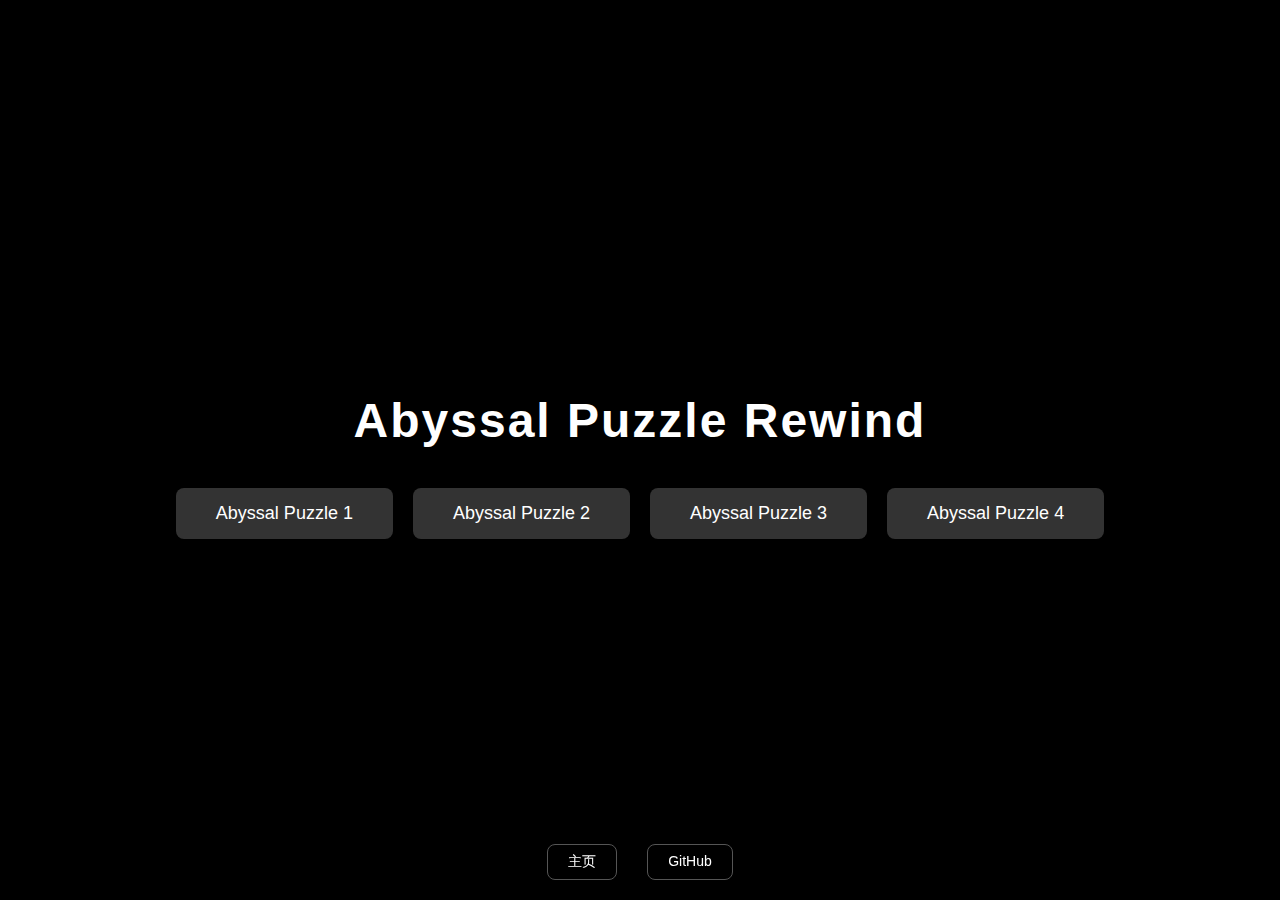
<file: index.html>
<!DOCTYPE html>
<html lang="zh">
<head>
    <meta charset="UTF-8">
    <meta name="viewport" content="width=device-width, initial-scale=1.0">
    <title>Abyssal Puzzle Rewind</title>
    <link rel="icon" href="/favicon.ico">
    <style>
        body {
            background-color: black;
            color: white;
            font-family: sans-serif;
            display: flex;
            flex-direction: column;
            align-items: center;
            justify-content: center;
            height: 100vh;
            margin: 0;
        }
        h1 {
            font-size: 48px;
            margin-bottom: 40px;
            letter-spacing: 2px;
        }
        .button-container {
            display: flex;
            gap: 20px;
        }
        a {
            padding: 15px 40px;
            background-color: #333;
            color: white;
            text-decoration: none;
            border-radius: 8px;
            font-size: 18px;
            transition: background-color 0.3s;
        }
        a:hover {
            background-color: #555;
        }
        .footer {
            position: fixed;
            bottom: 20px;
            display: flex;
            gap: 30px;
        }
        .footer a {
            padding: 8px 20px;
            background-color: transparent;
            border: 1px solid #555;
            font-size: 14px;
        }
        .footer a:hover {
            background-color: #333;
        }
    </style>
</head>
<body>
    <h1>Abyssal Puzzle Rewind</h1>
    <div class="button-container">
        <a href="/one">Abyssal Puzzle 1</a>
        <a href="/two">Abyssal Puzzle 2</a>
        <a href="/three">Abyssal Puzzle 3</a>
        <a href="/four">Abyssal Puzzle 4</a>
    </div>
    <div class="footer">
        <a href="https://abyssal-puzzle.top" target="_blank">主页</a>
        <a href="https://github.com/abyssal-puzzle-team/ap-rewind" target="_blank">GitHub</a>
    </div>
</body>
</html>
</file>
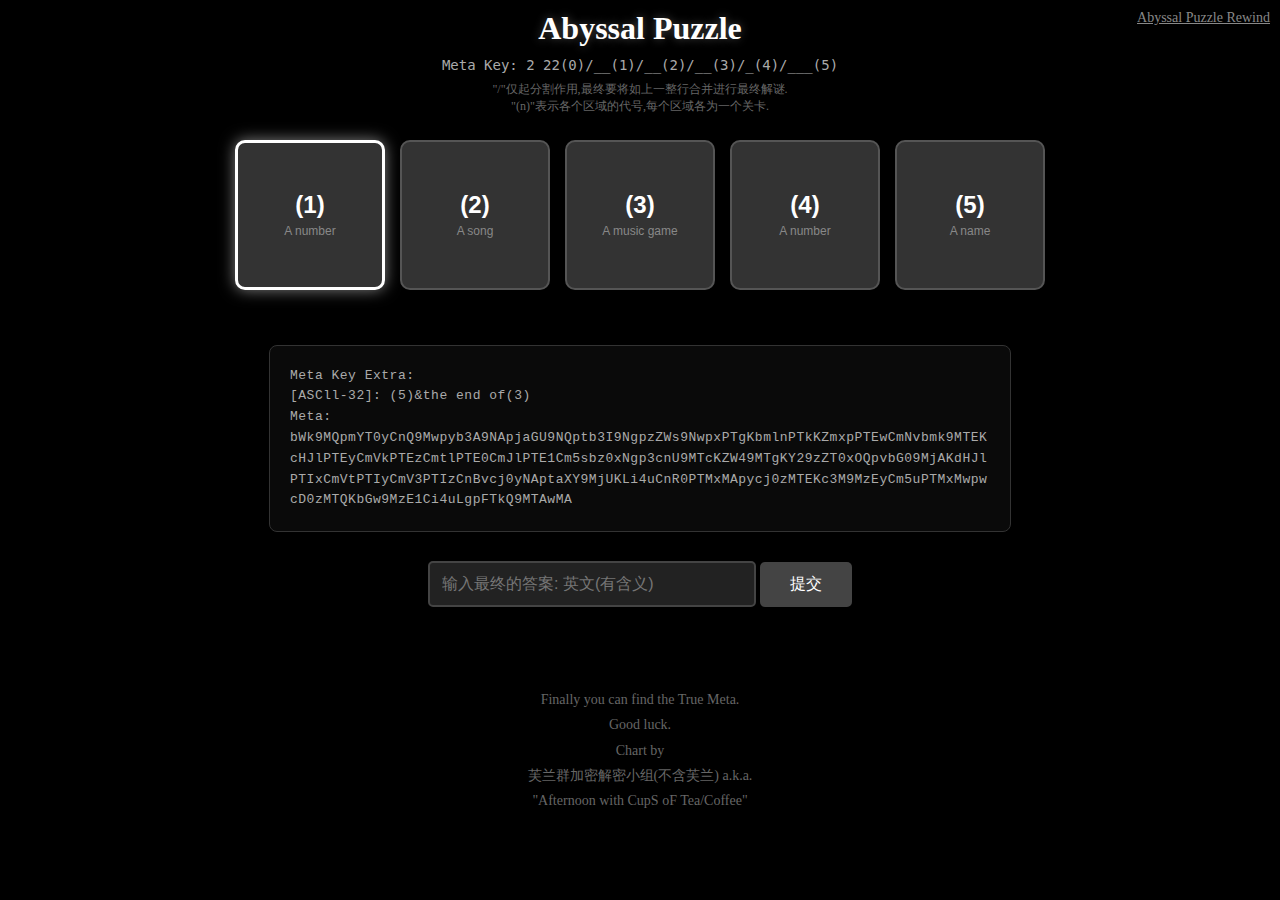
<file: one/index.html>
<!DOCTYPE html>
<html lang="zh">
<head>
    <meta charset="UTF-8">
    <meta name="viewport" content="width=device-width, initial-scale=1.0">
    <title>Abyssal Puzzle 1 | Abyssal Puzzle Rewind</title>
    <link rel="icon" href="/favicon.ico">
    <style>
        body {
            background-color: black;
            background-size: contain;
            background-repeat: no-repeat;
            margin: 0;
            min-height: 100vh;
        }
        .header {
            text-align: center;
            padding: 10px 0;
            color: white;
        }
        .main-title {
            font-size: 32px;
            font-weight: bold;
            margin: 0;
            text-shadow: 0 0 10px rgba(255, 255, 255, 0.3);
        }
        .meta-key {
            font-size: 14px;
            margin-top: 10px;
            color: #aaa;
            font-family: monospace;
        }
        .meta-desc {
            font-size: 12px;
            margin-top: 8px;
            color: #666;
            line-height: 1.4;
        }
        .container {
            display: flex;
            justify-content: center;
            align-items: center;
            min-height: 180px;
            padding: 10px;
            box-sizing: border-box;
            gap: 15px;
        }
        .button-wrapper {
            display: inline-block;
        }
        .puzzle-button {
            width: 150px;
            height: 150px;
            background-color: #333;
            border: 2px solid #555;
            border-radius: 10px;
            color: white;
            font-size: 18px;
            cursor: pointer;
            transition: all 0.3s ease;
            display: flex;
            flex-direction: column;
            justify-content: center;
            align-items: center;
        }
        .puzzle-button:hover {
            background-color: #333;
            border-color: #666;
            transform: scale(1.05);
        }
        .puzzle-button span {
            font-size: 24px;
            font-weight: bold;
            margin-bottom: 5px;
        }
        .puzzle-button small {
            font-size: 12px;
            color: #888;
        }
        .image-wrapper {
            position: relative;
            display: inline-block;
            z-index: 1;
        }
        .grayscale.highlight {
            border: 3px solid white !important;
            box-shadow: 0 0 15px rgba(255, 255, 255, 0.5);
        }
        .highlight {
            border: 3px solid white !important;
            box-shadow: 0 0 15px rgba(255, 255, 255, 0.5);
        }
        .unlocked .puzzle-button {
            background-color: #1a5f20 !important;
            border-color: #4CAF50 !important;
        }
        .overlay {
            position: fixed;
            top: 50%;
            left: 50%;
            transform: translate(-50%, -50%);
            width: 600px;
            max-height: 500px;
            background-color: rgba(0, 0, 0, 0.95);
            color: white;
            display: flex;
            flex-direction: column;
            justify-content: flex-start;
            align-items: center;
            opacity: 0;
            transition: opacity 0.3s ease;
            pointer-events: none;
            z-index: 1000;
            visibility: hidden;
            padding: 20px;
            font-size: 16px;
            line-height: 1.6;
            text-align: center;
            overflow: hidden;
            border: 2px solid white;
            border-radius: 12px;
            box-shadow: 0 4px 20px rgba(0, 0, 0, 0.5);
        }
        .overlay-content {
            overflow-y: auto;
            overflow-x: hidden;
            width: 100%;
            padding-right: 5px;
            position: relative;
            z-index: 1;
        }
        .overlay p {
            font-size: 16px;
            line-height: 1.6;
            margin: 10px 0;
            text-align: left;
        }
        .overlay h6 {
            font-size: 14px;
            line-height: 1.5;
            margin: 10px 0;
        }
        .unlocked {
            filter: blur(0px);
            cursor: default;
        }
        .unlocked .overlay {
            display: none;
        }
        .image-wrapper.active .overlay {
            opacity: 1;
            visibility: visible;
            pointer-events: auto;
        }
        .image-wrapper.active {
            z-index: 100;
        }
        .overlay input {
            width: 80%;
            padding: 12px;
            margin: 10px 0;
            font-size: 16px;
            border: 2px solid #444;
            border-radius: 5px;
            background-color: #222;
            color: white;
            outline: none;
        }
        .overlay input:focus {
            border-color: #666;
        }
        .overlay button {
            padding: 12px 30px;
            margin: 10px 0;
            font-size: 16px;
            background-color: #444;
            color: white;
            border: none;
            border-radius: 5px;
            cursor: pointer;
            transition: background-color 0.3s;
        }
        .overlay button:hover {
            background-color: #666;
        }
        .close-btn {
            position: absolute;
            top: 8px;
            right: 8px;
            width: 20px;
            height: 20px;
            font-size: 16px;
            color: white;
            cursor: pointer;
            background: none;
            border: 1px solid white;
            border-radius: 3px;
            padding: 0;
            margin: 0;
            line-height: 18px;
            text-align: center;
            z-index: 10;
            display: flex;
            align-items: center;
            justify-content: center;
        }
        .close-btn:hover {
            background-color: rgba(255, 255, 255, 0.2);
        }
        .bottom-section {
            text-align: center;
            padding: 40px 20px 40px 20px;
        }
        .meta-text {
            font-family: 'Courier New', Courier, monospace;
            font-size: 13px;
            color: #aaa;
            white-space: pre-wrap;
            word-wrap: break-word;
            max-width: 700px;
            margin: 0 auto 20px auto;
            text-align: left;
            background-color: #0a0a0a;
            padding: 20px;
            border-radius: 8px;
            border: 1px solid #333;
            line-height: 1.6;
            letter-spacing: 0.5px;
            box-shadow: 0 2px 10px rgba(0, 0, 0, 0.3);
        }
        .meta-input-container {
            margin-top: 20px;
        }
        .meta-input-label {
            color: #aaa;
            font-size: 14px;
            margin-bottom: 8px;
            display: block;
        }
        .meta-input {
            width: 300px;
            padding: 12px;
            font-size: 16px;
            border: 2px solid #444;
            border-radius: 5px;
            background-color: #222;
            color: white;
            outline: none;
        }
        .meta-input:focus {
            border-color: #666;
        }
        .meta-submit-btn {
            padding: 12px 30px;
            margin: 10px 0;
            font-size: 16px;
            background-color: #444;
            color: white;
            border: none;
            border-radius: 5px;
            cursor: pointer;
            transition: background-color 0.3s;
        }
        .meta-submit-btn:hover {
            background-color: #666;
        }
        .footer {
            text-align: center;
            padding: 30px 20px 50px 20px;
            color: #666;
            font-size: 14px;
            line-height: 1.8;
        }
    </style>
</head>
<body>
    <a href="/one/final" style="position: absolute; top: 10px; right: 10px; color: #888; text-decoration: underline; font-size: 14px; z-index: 10;">Abyssal Puzzle Rewind</a>

    <div class="header">
        <h1 class="main-title">Abyssal Puzzle</h1>
        <div class="meta-key">Meta Key: 2 22(0)/__(1)/__(2)/__(3)/_(4)/___(5)</div>
        <div class="meta-desc">"/"仅起分割作用,最终要将如上一整行合并进行最终解谜.<br>"(n)"表示各个区域的代号,每个区域各为一个关卡.</div>
    </div>

    <div id="message" style="text-align: center; color: #ff4444; font-size: 18px; font-weight: bold; margin-bottom: 10px; display: none; text-shadow: 0 0 5px rgba(0,0,0,0.5);"></div>

    <div class="container">
        <div class="image-wrapper" id="image1">
            <button class="puzzle-button grayscale" onclick="toggleOverlay('image1')">
                <span>(1)</span>
                <small>A number</small>
            </button>
            <div class="overlay">
                <button class="close-btn" onclick="closeOverlay('image1')">&times;</button>
                <div class="overlay-content">
                    <p>A number<br>
🔄<br>
①•2 22/fifteenSfouryoneksevenKg<br>
②•2 22/onewQfourynineteentwn<br>
UGhlIHNoYXJoIHllYXIgb2YgdGhlIHRud2UyCg==
</p>
                    <input type="text" placeholder="输入密钥" id="password-image1" onkeypress="handleKeyPress(event, 'image1')">
                    <button onclick="unlockImage('image1')">解锁</button>
                </div>
            </div>
        </div>

        <div class="image-wrapper" id="image2">
            <button class="puzzle-button grayscale" onclick="toggleOverlay('image2')">
                <span>(2)</span>
                <small>A song</small>
            </button>
            <div class="overlay">
                <button class="close-btn" onclick="closeOverlay('image2')">&times;</button>
                <div class="overlay-content">
                    <p>A song<br>
e szaauqqxauhvp<br>
•sanzione~202412150519<br>
•"数年后，你是否还会记得当初踏上旅程时的心情？<br>
"-旋转音律国服上架纪念-"<br>
•but delete:?<br>
a song:<br>
Creat by:one BLACK thing of this year aka "Didn't see that coming?"<br>
Chart by ➡️ 🌟(north⬆️)
</p>
                    <input type="text" placeholder="输入密钥" id="password-image2" onkeypress="handleKeyPress(event, 'image2')">
                    <button onclick="unlockImage('image2')">解锁</button>
                </div>
            </div>
        </div>

        <div class="image-wrapper" id="image3">
            <button class="puzzle-button grayscale" onclick="toggleOverlay('image3')">
                <span>(3)</span>
                <small>A music game</small>
            </button>
            <div class="overlay">
                <button class="close-btn" onclick="closeOverlay('image3')">&times;</button>
                <div class="overlay-content">
                    <p>A music game<br>
在弧光中由你所喜爱的开始向右疾驰,越过回忆,见过永恒核心,踏过分离的世界...最终到达了终焉的彼岸,寻找到了那最终的答案.
</p>
                    <input type="text" placeholder="输入密钥" id="password-image3" onkeypress="handleKeyPress(event, 'image3')">
                    <button onclick="unlockImage('image3')">解锁</button>
                </div>
            </div>
        </div>

        <div class="image-wrapper" id="image4">
            <button class="puzzle-button grayscale" onclick="toggleOverlay('image4')">
                <span>(4)</span>
                <small>A number</small>
            </button>
            <div class="overlay">
                <button class="close-btn" onclick="closeOverlay('image4')">&times;</button>
                <div class="overlay-content">
                    <p>A number<br>
an activity includes:<br>
{<br>
•2.0 13/2 11.1 14.9 _<br>
•乱流に卷き込まれ •RORT -p 20:02:21<br>
•..."风吹铃动，大自然自有其音律，苹果树下，少年们向着”外面的世界”出发。吟游诗人弹奏夜半的小曲，摩擦圆盘唤回满心的华彩。"...<br>
•O Fortuna velut luna statu variabilis…… }
</p>
                    <input type="text" placeholder="输入密钥" id="password-image4" onkeypress="handleKeyPress(event, 'image4')">
                    <button onclick="unlockImage('image4')">解锁</button>
                </div>
            </div>
        </div>

        <div class="image-wrapper" id="image5">
            <button class="puzzle-button grayscale" onclick="toggleOverlay('image5')">
                <span>(5)</span>
                <small>A name</small>
            </button>
            <div class="overlay">
                <button class="close-btn" onclick="closeOverlay('image5')">&times;</button>
                <div class="overlay-content">
                    <p>Kanagawa Cyber Culvert 1<br>
Glow 1<br>
Purple Verse 1<br>
Lapis 0<br>
Give me a nightmare 0<br>
Mazy Metroplex 1<br>
Seclusion 1<br>
...
</p>
                    <input type="text" placeholder="输入密钥" id="password-image5" onkeypress="handleKeyPress(event, 'image5')">
                    <button onclick="unlockImage('image5')">解锁</button>
                </div>
            </div>
        </div>
    </div>

    <div class="bottom-section">
        <div class="meta-text">Meta Key Extra:<br>[ASCll-32]: (5)&the end of(3)<br>Meta:<br>[base64]
</div>
        <div class="meta-input-container">
            <input type="text" class="meta-input" id="metaKeyInput" placeholder="输入最终的答案: 英文(有含义)" onkeypress="handleMetaKeyPress(event)">
            <button class="meta-submit-btn" onclick="submitMetaKey()">提交</button>
        </div>
    </div>

    <div class="footer">
        Finally you can find the True Meta.<br>
        Good luck.<br>
        Chart by<br>
        芙兰群加密解密小组(不含芙兰) a.k.a.<br>
        "Afternoon with CupS oF Tea/Coffee"
    </div>

    <script>
        let encryptedKeysData;

        fetch('/one/keys.json')
            .then(response => response.json())
            .then(data => {
                encryptedKeysData = data.imageKeys;
                init();
            })
            .catch(error => console.error('加载 keys.json 出错:', error));

        function init() {
            const unlockOrder = ['image1', 'image2', 'image3', 'image4', 'image5'];
            let currentStep = 0;

            function showMessage(text) {
                const msg = document.getElementById('message');
                msg.textContent = text;
                msg.style.display = 'block';
                setTimeout(() => {
                    msg.style.display = 'none';
                }, 2000);
            }

            function toggleOverlay(imageId) {
                const wrapper = document.getElementById(imageId);
                const overlay = wrapper.querySelector('.overlay');

                if (wrapper.classList.contains('unlocked') || unlockOrder[currentStep] === imageId) {
                    if (wrapper.classList.contains('active')) {
                        overlay.style.opacity = '0';
                        overlay.style.visibility = 'hidden';
                        wrapper.classList.remove('active');
                    } else {
                        wrapper.classList.add('active');
                        overlay.style.opacity = '1';
                        overlay.style.visibility = 'visible';
                        const input = wrapper.querySelector('input');
                        input && input.focus();
                    }
                } else {
                    const currentNum = unlockOrder[currentStep].replace('image', '');
                    showMessage(`请先解锁关卡：(${currentNum})`);
                }
            }

            function unlockImage(imageId) {
                const input = document.getElementById(`password-${imageId}`);
                const enteredKey = input.value;
                const correctKey = encryptedKeysData[imageId];

                if (imageId === unlockOrder[currentStep]) {
                    if (enteredKey === correctKey) {
                        const wrapper = document.getElementById(imageId);
                        const button = wrapper.querySelector('.puzzle-button');
                        const smallText = button.querySelector('small');
                        input.style.borderColor = '#4CAF50';
                        input.style.backgroundColor = '#1a5f20';
                        input.value = '密钥正确';
                        input.disabled = true;
                        setTimeout(() => {
                            wrapper.classList.add('unlocked');
                            const overlay = wrapper.querySelector('.overlay');
                            overlay.style.opacity = '0';
                            overlay.style.visibility = 'hidden';
                            wrapper.classList.remove('active');
                            smallText.textContent = correctKey;
                            currentStep++;
                            input.disabled = false;
                            input.value = '';
                            input.style.borderColor = '#444';
                            input.style.backgroundColor = '#222';
                            updateImageStates();
                        }, 500);
                    } else {
                        input.style.borderColor = '#f44336';
                        input.style.backgroundColor = '#5f1a1a';
                        input.value = '密钥错误';
                        setTimeout(() => {
                            input.value = '';
                            input.style.borderColor = '#444';
                            input.style.backgroundColor = '#222';
                        }, 1000);
                    }
                }
            }

            function updateImageStates() {
                unlockOrder.forEach((imageId, index) => {
                    const imageWrapper = document.getElementById(imageId);
                    const button = imageWrapper.querySelector('.puzzle-button');
                    if (index < currentStep) {
                        button.classList.remove('grayscale');
                        button.classList.remove('highlight');
                    } else if (index === currentStep) {
                        button.classList.add('grayscale');
                        button.classList.add('highlight');
                    } else {
                        button.classList.add('grayscale');
                        button.classList.remove('highlight');
                    }
                });
            }

            updateImageStates();

            function handleKeyPress(event, imageId) {
                if (event.key === 'Enter') {
                    unlockImage(imageId);
                }
            }

            function closeOverlay(imageId) {
                const wrapper = document.getElementById(imageId);
                const overlay = wrapper.querySelector('.overlay');
                overlay.style.opacity = '0';
                overlay.style.visibility = 'hidden';
                wrapper.classList.remove('active');
            }

            function handleMetaKeyPress(event) {
                if (event.key === 'Enter') {
                    submitMetaKey();
                }
            }

            function submitMetaKey() {
                const input = document.getElementById('metaKeyInput');
                const enteredKey = input.value;
                const correctKey = 'Fated Empress';

                if (enteredKey === correctKey) {
                    input.style.borderColor = '#4CAF50';
                    input.style.backgroundColor = '#1a5f20';
                    input.value = '密钥正确';
                    setTimeout(() => {
                        window.location.href = '/one/final';
                    }, 500);
                } else {
                    input.style.borderColor = '#f44336';
                    input.style.backgroundColor = '#5f1a1a';
                    input.value = '密钥错误';
                    setTimeout(() => {
                        input.value = '';
                        input.style.borderColor = '#444';
                        input.style.backgroundColor = '#222';
                    }, 1000);
                }
            }

            window.toggleOverlay = toggleOverlay;
            window.unlockImage = unlockImage;
            window.handleKeyPress = handleKeyPress;
            window.closeOverlay = closeOverlay;
            window.handleMetaKeyPress = handleMetaKeyPress;
            window.submitMetaKey = submitMetaKey;
        }
    </script>
</body>
</html>
</file>
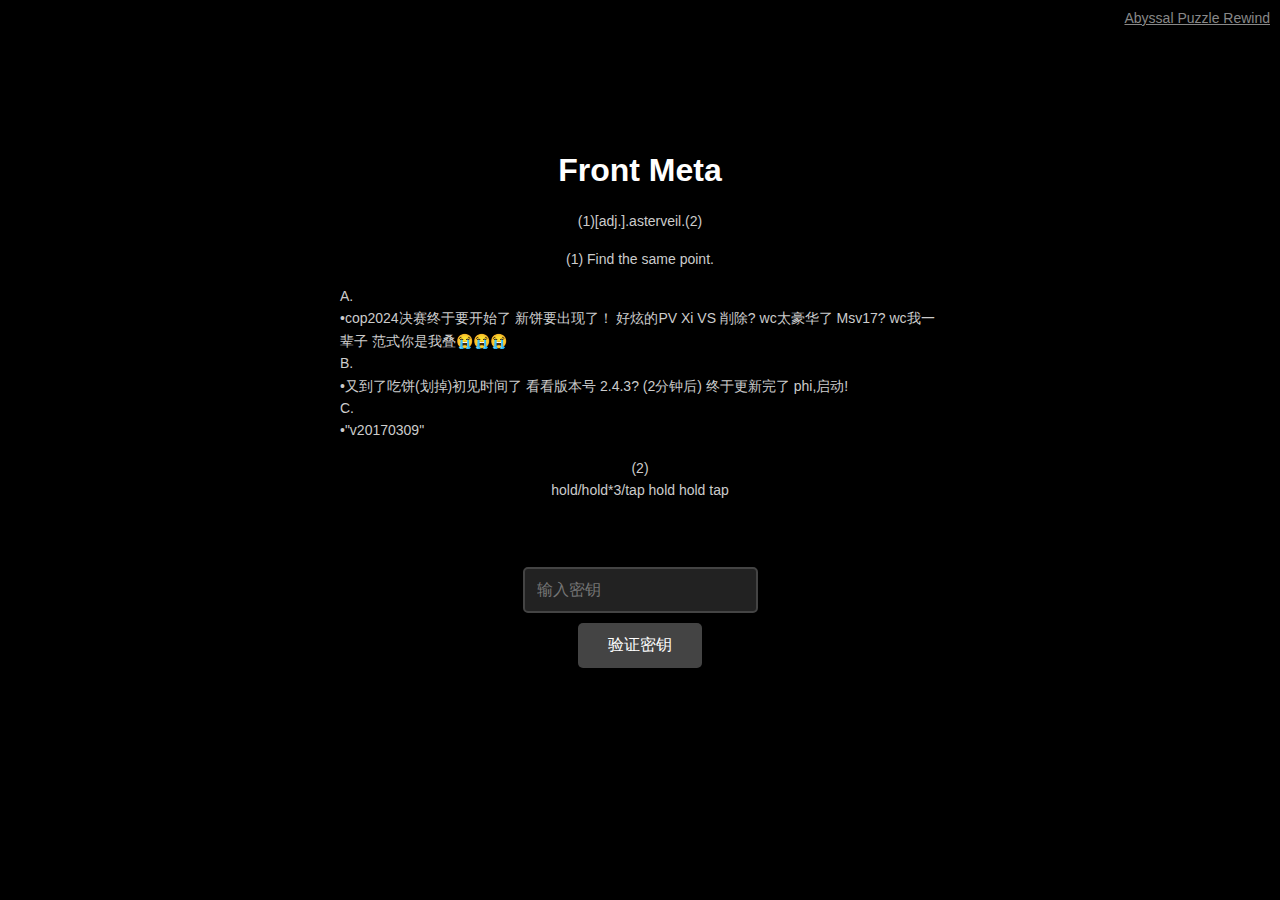
<file: two/index.html>
<!DOCTYPE html>
<html lang="zh">
<head>
    <meta charset="UTF-8">
    <meta name="viewport" content="width=device-width, initial-scale=1.0">
    <title>Abyssal Puzzle 2 | Front Meta</title>
    <link rel="icon" href="/favicon.ico">
    <style>
        body {
            background-color: black;
            color: white;
            font-family: sans-serif;
            display: flex;
            flex-direction: column;
            align-items: center;
            justify-content: center;
            height: 100vh;
            margin: 0;
        }
        input[type="text"] {
            background-color: #222;
            color: white;
            border: 2px solid #444;
            padding: 12px;
            margin-top: 20px;
            font-size: 16px;
            border-radius: 5px;
            outline: none;
            transition: border-color 0.3s, background-color 0.3s;
        }
        input[type="text"]:focus {
            border-color: #666;
        }
        button {
            padding: 12px 30px;
            margin: 10px 0;
            font-size: 16px;
            background-color: #444;
            color: white;
            border: none;
            border-radius: 5px;
            cursor: pointer;
            transition: background-color 0.3s;
        }
        button:hover {
            background-color: #666;
        }
        #final-message {
            visibility: hidden;
            text-align: center;
            margin-top: 20px;
        }
        #final-message p {
            margin: 10px 0;
        }
    </style>
</head>
<body>
    <a href="./finalpage" target="_blank" style="position: absolute; top: 10px; right: 10px; color: #888; text-decoration: underline; font-size: 14px; z-index: 10;">Abyssal Puzzle Rewind</a>
    <h1>Front Meta</h1>

    <div style="max-width: 600px; margin: 0 20px 30px 20px; color: #ccc; line-height: 1.6; text-align: center; font-size: 14px;">
        <p style="margin: 0;">(1)[adj.].asterveil.(2)</p>
        <p style="margin: 15px 0;">(1) Find the same point.</p>
        <p style="margin: 10px 0; text-align: left;">A.<br>•cop2024决赛终于要开始了 新饼要出现了！ 好炫的PV Xi VS 削除? wc太豪华了 Msv17? wc我一辈子 范式你是我叠😭😭😭<br>B.<br>•又到了吃饼(划掉)初见时间了 看看版本号 2.4.3? (2分钟后) 终于更新完了 phi,启动!<br>C.<br>•"v20170309"</p>
        <p style="margin: 15px 0;">(2)<br>hold/hold*3/tap hold hold tap</p>
    </div>

    <input type="text" placeholder="输入密钥" id="front-password">
    <button onclick="checkFrontPassword()">验证密钥</button>
    <div id="final-message">
        <p>恭喜你，密钥正确！</p>
        <p>前往主谜题...</p>
    </div>

    <script src="/two/newpage/newpage.js"></script>
    <script>
        const FRONT_PASSWORD = 'abyssal.asterveil.top';

        function checkFrontPassword() {
            const input = document.getElementById('front-password');
            const enteredKey = input.value;

            if (enteredKey === FRONT_PASSWORD) {
                input.style.borderColor = '#4CAF50';
                input.style.backgroundColor = '#1a5f20';
                input.value = '密钥正确';
                input.disabled = true;
                setTimeout(() => {
                    window.location.href = '/two/main';
                }, 1000);
            } else {
                input.style.borderColor = '#f44336';
                input.style.backgroundColor = '#5f1a1a';
                input.value = '密钥错误';
                setTimeout(() => {
                    input.value = '';
                    input.style.borderColor = '#444';
                    input.style.backgroundColor = '#222';
                }, 1000);
            }
        }

        document.addEventListener('DOMContentLoaded', function() {
            const input = document.getElementById('front-password');
            input.addEventListener('keypress', function(event) {
                if (event.key === 'Enter') {
                    checkFrontPassword();
                }
            });
        });
    </script>
</body>
</html>
</file>
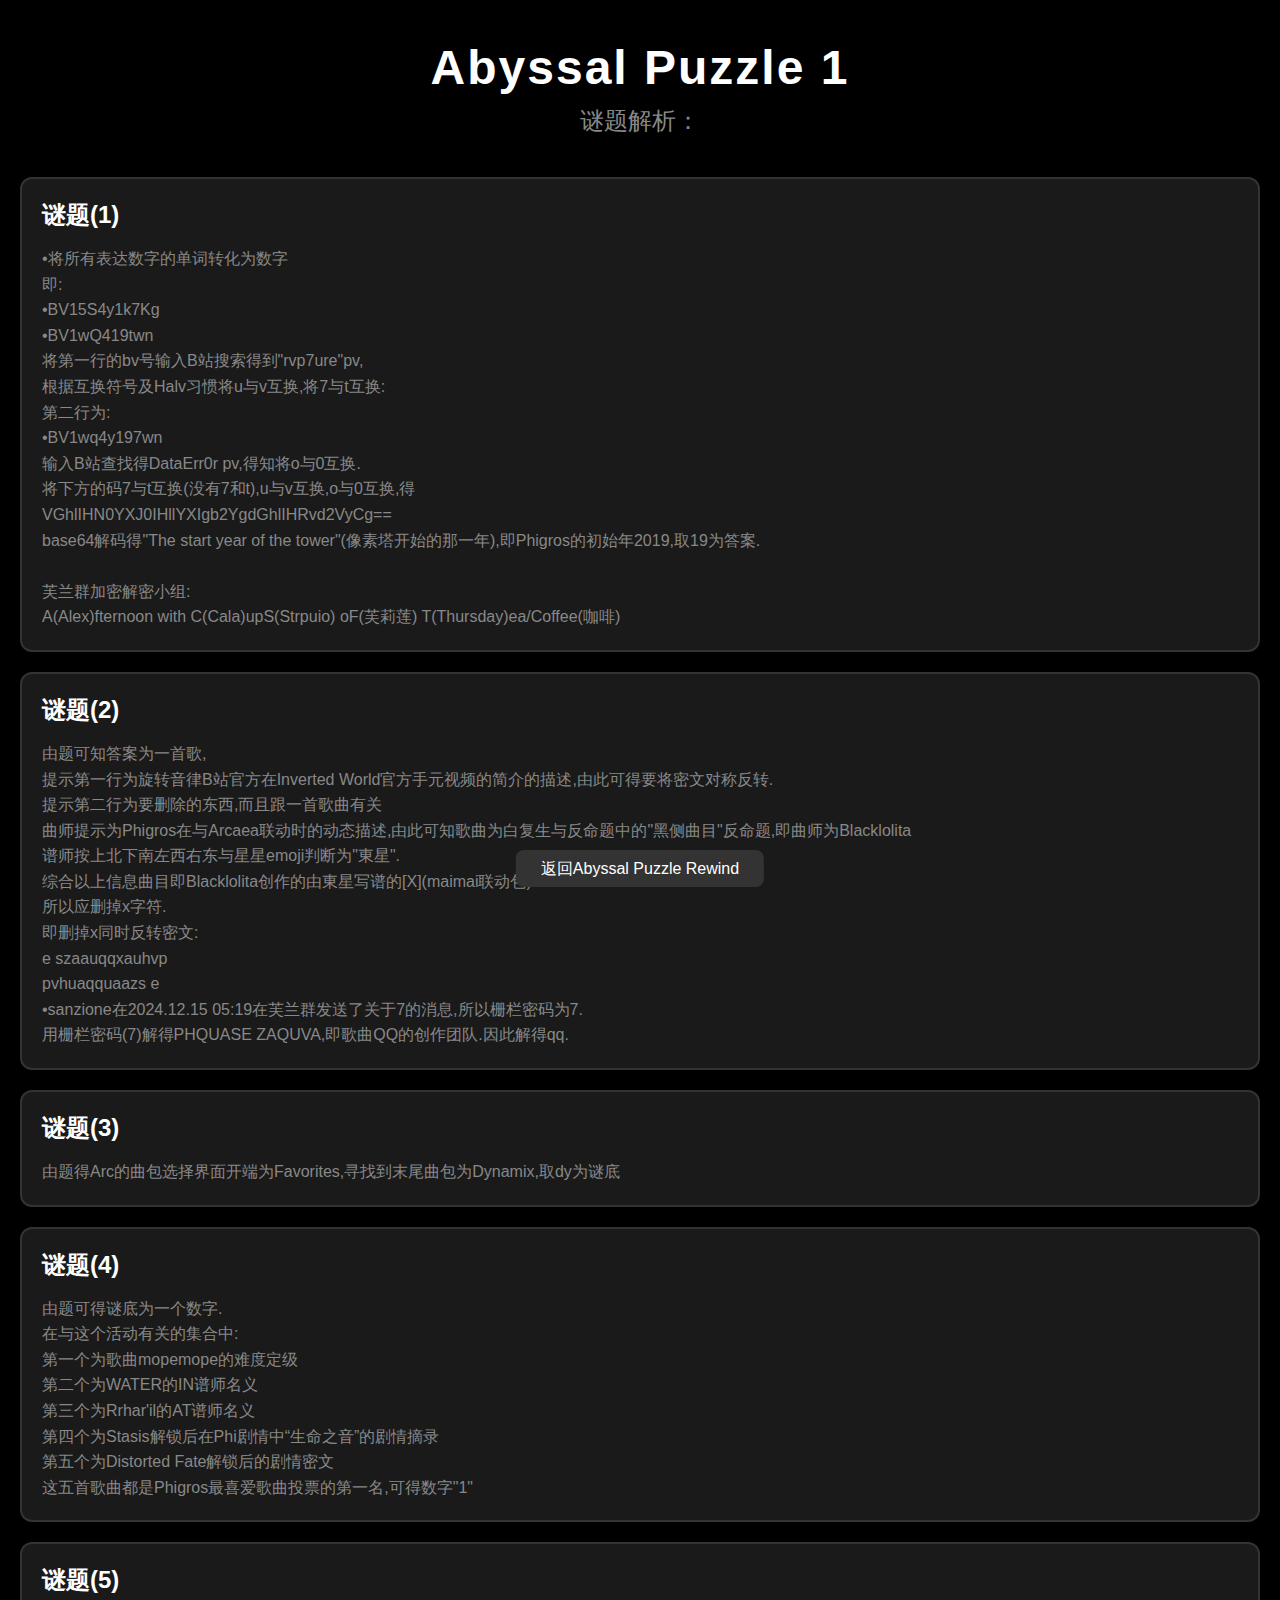
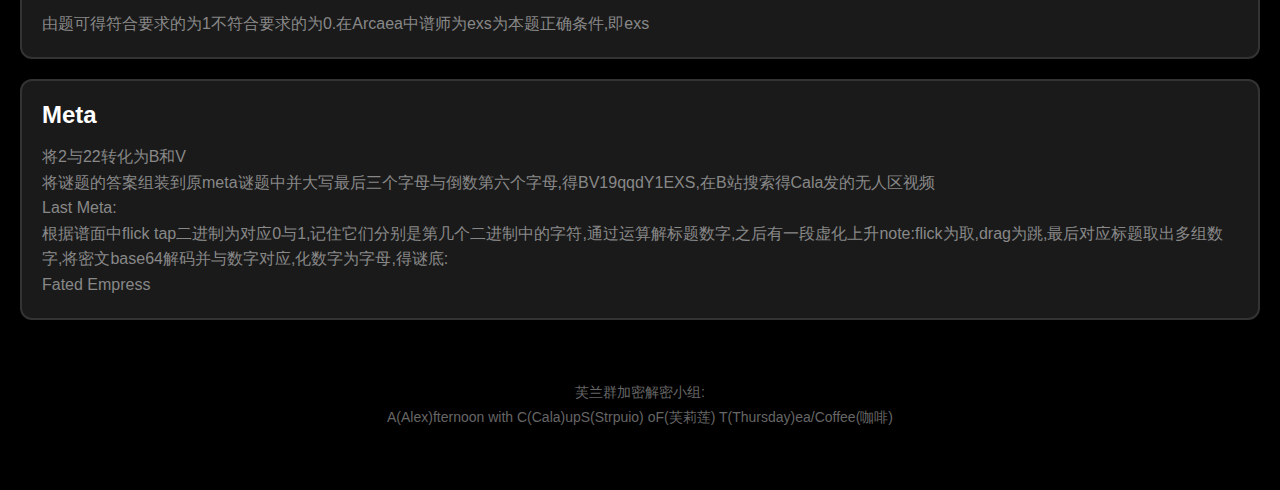
<file: one/final/index.html>
<!DOCTYPE html>
<html lang="zh">
<head>
    <meta charset="UTF-8">
    <meta name="viewport" content="width=device-width, initial-scale=1.0">
    <title>Abyssal Puzzle 1 | Abyssal Puzzle Rewind</title>
    <link rel="icon" href="/favicon.ico">
    <style>
        body {
            background-color: black;
            color: white;
            font-family: sans-serif;
            padding: 40px 20px;
            margin: 0;
            min-height: 100vh;
        }
        .header {
            text-align: center;
            margin-bottom: 40px;
        }
        .header h1 {
            font-size: 48px;
            margin: 0 0 10px 0;
            letter-spacing: 2px;
        }
        .header h2 {
            font-size: 24px;
            margin: 0;
            color: #888;
            font-weight: normal;
        }
        .solutions-container {
            max-width: 100%;
            margin: 0 auto;
        }
        .solution-box {
            background-color: #1a1a1a;
            border: 2px solid #333;
            border-radius: 12px;
            padding: 20px;
            margin-bottom: 20px;
            transition: border-color 0.3s;
        }
        .solution-box:hover {
            border-color: #555;
        }
        .solution-box h3 {
            margin: 0 0 15px 0;
            font-size: 24px;
            color: #fff;
        }
        .solution-box p {
            margin: 0;
            color: #888;
            font-size: 16px;
            line-height: 1.6;
        }
        .footer {
            position: fixed;
            bottom: 20px;
            left: 50%;
            transform: translateX(-50%);
        }
        .footer a {
            padding: 10px 25px;
            background-color: #333;
            color: white;
            text-decoration: none;
            border-radius: 8px;
            font-size: 16px;
            transition: background-color 0.3s;
        }
        .footer a:hover {
            background-color: #555;
        }
    </style>
</head>
<body>
    <div class="header">
        <h1>Abyssal Puzzle 1</h1>
        <h2>谜题解析：</h2>
    </div>

    <div class="solutions-container">
        <div class="solution-box">
            <h3>谜题(1)</h3>
            <p>•将所有表达数字的单词转化为数字<br>
即:<br>
•BV15S4y1k7Kg<br>
•BV1wQ419twn<br>
将第一行的bv号输入B站搜索得到"rvp7ure"pv,<br>
根据互换符号及Halv习惯将u与v互换,将7与t互换:<br>
第二行为:<br>
•BV1wq4y197wn<br>
输入B站查找得DataErr0r pv,得知将o与0互换.<br>
将下方的码7与t互换(没有7和t),u与v互换,o与0互换,得<br>
VGhlIHN0YXJ0IHllYXIgb2YgdGhlIHRvd2VyCg==<br>
base64解码得"The start year of the tower"(像素塔开始的那一年),即Phigros的初始年2019,取19为答案.
<br><br>
芙兰群加密解密小组:<br>
A(Alex)fternoon with C(Cala)upS(Strpuio) oF(芙莉莲) T(Thursday)ea/Coffee(咖啡)
</p>
        </div>
        <div class="solution-box">
            <h3>谜题(2)</h3>
            <p>由题可知答案为一首歌,<br>
提示第一行为旋转音律B站官方在Inverted World官方手元视频的简介的描述,由此可得要将密文对称反转.<br>
提示第二行为要删除的东西,而且跟一首歌曲有关<br>
曲师提示为Phigros在与Arcaea联动时的动态描述,由此可知歌曲为白复生与反命题中的"黑侧曲目"反命题,即曲师为Blacklolita<br>
谱师按上北下南左西右东与星星emoji判断为"東星".<br>
综合以上信息曲目即Blacklolita创作的由東星写谱的[X](maimai联动包)<br>
所以应删掉x字符.<br>
即删掉x同时反转密文:<br>
e szaauqqxauhvp<br>
pvhuaqquaazs e<br>
•sanzione在2024.12.15 05:19在芙兰群发送了关于7的消息,所以栅栏密码为7.<br>
用栅栏密码(7)解得PHQUASE ZAQUVA,即歌曲QQ的创作团队.因此解得qq.
</p>
        </div>
        <div class="solution-box">
            <h3>谜题(3)</h3>
            <p>由题得Arc的曲包选择界面开端为Favorites,寻找到末尾曲包为Dynamix,取dy为谜底</p>
        </div>
        <div class="solution-box">
            <h3>谜题(4)</h3>
            <p>由题可得谜底为一个数字.<br>
在与这个活动有关的集合中:<br>
第一个为歌曲mopemope的难度定级<br>
第二个为WATER的IN谱师名义<br>
第三个为Rrhar'il的AT谱师名义<br>
第四个为Stasis解锁后在Phi剧情中“生命之音”的剧情摘录<br>
第五个为Distorted Fate解锁后的剧情密文<br>
这五首歌曲都是Phigros最喜爱歌曲投票的第一名,可得数字"1"<br>
</p>
        </div>
        <div class="solution-box">
            <h3>谜题(5)</h3>
            <p>由题可得符合要求的为1不符合要求的为0.在Arcaea中谱师为exs为本题正确条件,即exs</p>
        </div>
        <div class="solution-box">
            <h3>Meta</h3>
            <p>将2与22转化为B和V<br>
将谜题的答案组装到原meta谜题中并大写最后三个字母与倒数第六个字母,得BV19qqdY1EXS,在B站搜索得Cala发的无人区视频<br>
Last Meta:<br>
根据谱面中flick tap二进制为对应0与1,记住它们分别是第几个二进制中的字符,通过运算解标题数字,之后有一段虚化上升note:flick为取,drag为跳,最后对应标题取出多组数字,将密文base64解码并与数字对应,化数字为字母,得谜底:<br>
Fated Empress
</p>
        </div>
    </div>
    <div style="text-align: center; margin-top: 40px; padding: 20px; color: #666; font-size: 14px; line-height: 1.8;">
        芙兰群加密解密小组:<br>
        A(Alex)fternoon with C(Cala)upS(Strpuio) oF(芙莉莲) T(Thursday)ea/Coffee(咖啡)
    </div>
    </div>
    <div class="footer">
        <a href="/">返回Abyssal Puzzle Rewind</a>
    </div>
</body>
</html>
</file>
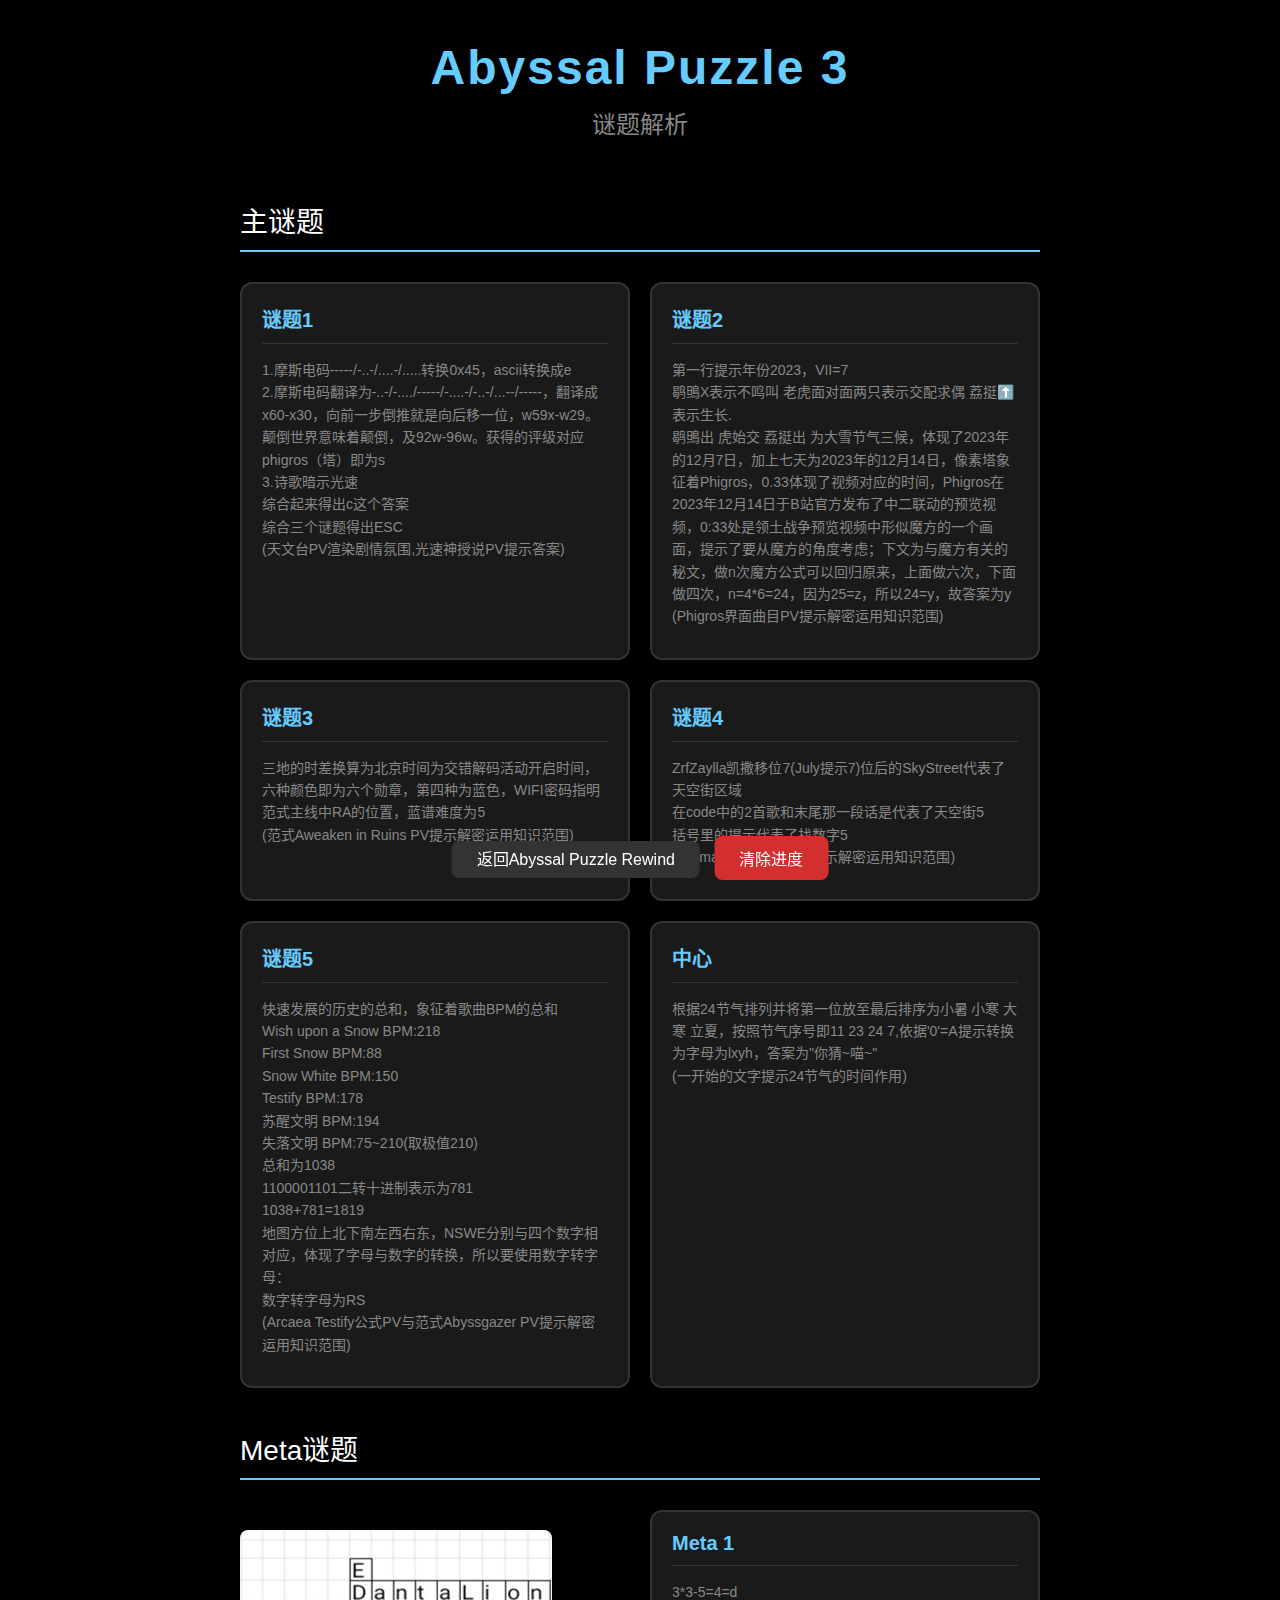
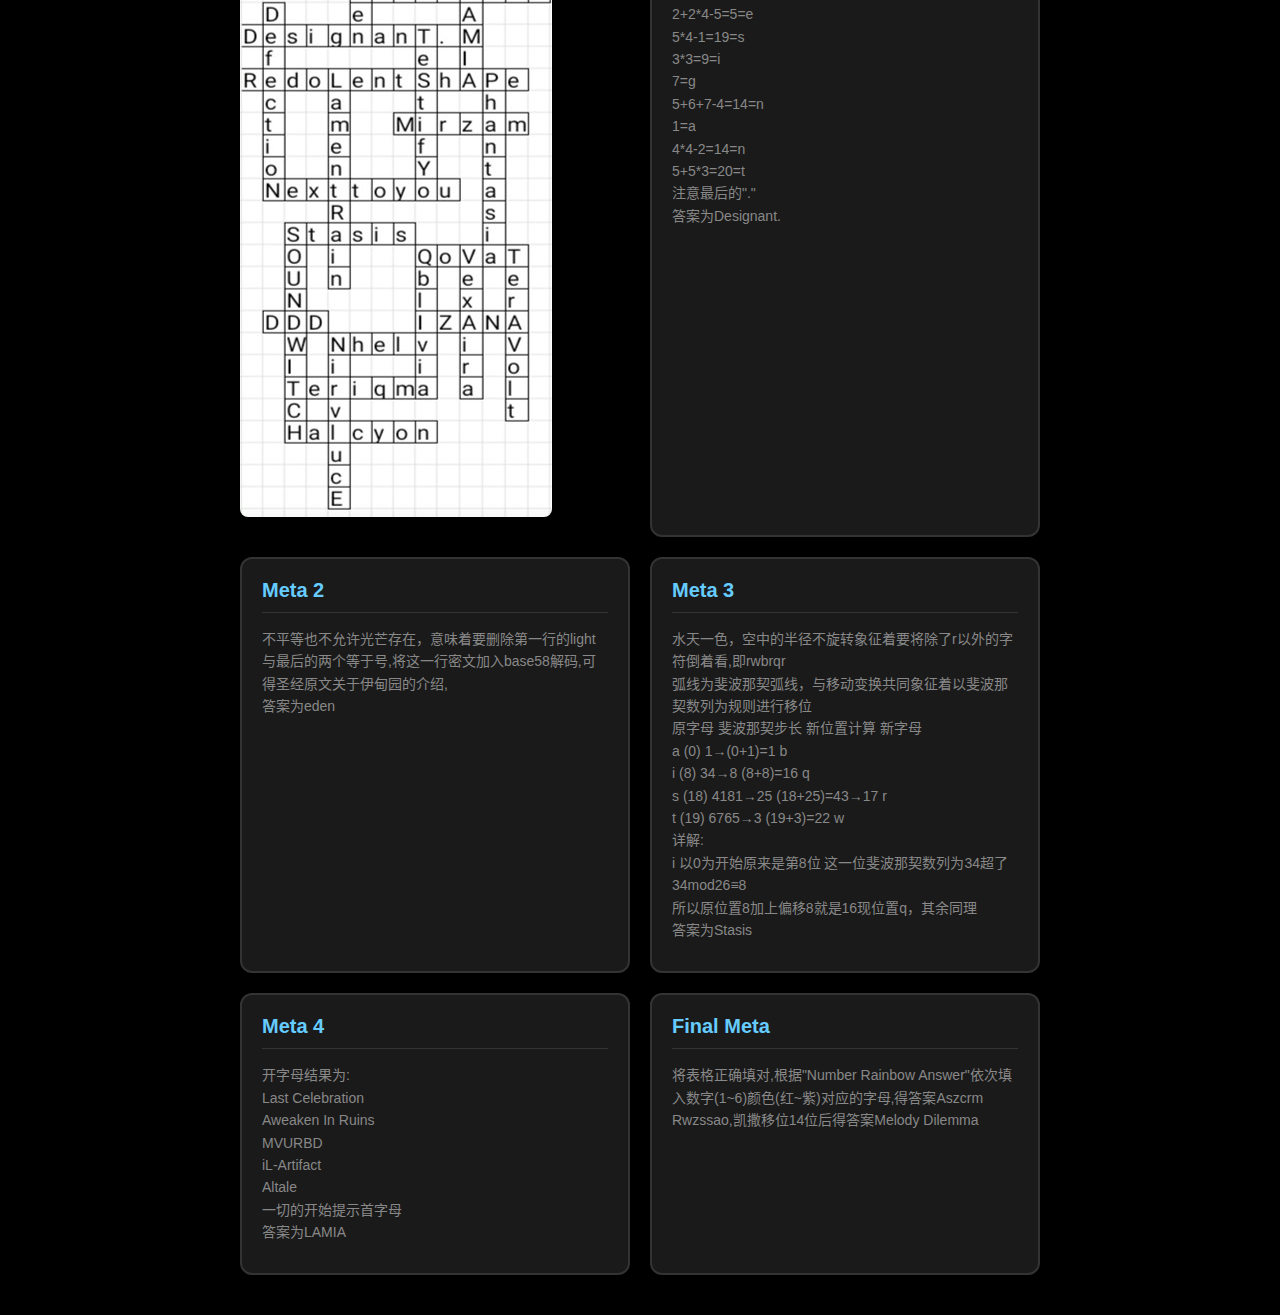
<file: three/analysis/index.html>
<!DOCTYPE html>
<html lang="zh-CN">
<head>
    <meta charset="UTF-8">
    <meta name="viewport" content="width=device-width, initial-scale=1.0">
    <title>Abyssal Puzzle 3 | Abyssal Puzzle Rewind</title>
    <link rel="icon" href="/favicon.ico">
    <style>
        body {
            background-color: black;
            color: white;
            font-family: sans-serif;
            padding: 40px 20px;
            margin: 0;
            min-height: 100vh;
        }
        .header {
            text-align: center;
            margin-bottom: 40px;
        }
        .header h1 {
            font-size: 48px;
            margin: 0 0 10px 0;
            letter-spacing: 2px;
            color: #6cf;
        }
        .header h2 {
            font-size: 24px;
            margin: 0;
            color: #888;
            font-weight: normal;
        }
        .solutions-container {
            max-width: 800px;
            margin: 0 auto;
            display: grid;
            grid-template-columns: repeat(auto-fit, minmax(350px, 1fr));
            gap: 20px;
        }
        .solution-box {
            background-color: #1a1a1a;
            border: 2px solid #333;
            border-radius: 12px;
            padding: 20px;
            transition: border-color 0.3s, transform 0.3s;
        }
        .solution-box:hover {
            border-color: #6cf;
            transform: translateY(-2px);
        }
        .solution-box h3 {
            margin: 0 0 15px 0;
            font-size: 20px;
            color: #6cf;
            border-bottom: 1px solid #333;
            padding-bottom: 10px;
        }
        .solution-box .answer {
            margin: 10px 0;
            color: #4caf50;
            font-weight: bold;
            font-size: 18px;
        }
        .solution-box p {
            margin: 10px 0;
            color: #888;
            font-size: 14px;
            line-height: 1.6;
        }
        .section-title {
            grid-column: 1 / -1;
            font-size: 28px;
            color: #fff;
            margin: 20px 0 10px 0;
            padding-bottom: 10px;
            border-bottom: 2px solid #6cf;
        }
        .footer {
            position: fixed;
            bottom: 20px;
            left: 50%;
            transform: translateX(-50%);
        }
        .footer a {
            padding: 10px 25px;
            background-color: #333;
            color: white;
            text-decoration: none;
            border-radius: 8px;
            font-size: 16px;
            transition: background-color 0.3s;
        }
        .footer a:hover {
            background-color: #555;
        }
        @media (max-width: 768px) {
            .solutions-container {
                grid-template-columns: 1fr;
            }
        }
    </style>
</head>
<body>
    <div class="header">
        <h1>Abyssal Puzzle 3</h1>
        <h2>谜题解析</h2>
    </div>

    <div class="solutions-container">
        <div class="section-title">主谜题</div>
        
        <div class="solution-box">
            <h3>谜题1</h3>
            <p>1.摩斯电码-----/-..-/....-/.....转换0x45，ascii转换成e<br>
2.摩斯电码翻译为-..-/-..../-----/-....-/-..-/...--/-----，翻译成x60-x30，向前一步倒推就是向后移一位，w59x-w29。颠倒世界意味着颠倒，及92w-96w。获得的评级对应phigros（塔）即为s<br>
3.诗歌暗示光速<br>
综合起来得出c这个答案<br>
综合三个谜题得出ESC<br>
(天文台PV渲染剧情氛围,光速神授说PV提示答案)
</p>
        </div>

        <div class="solution-box">
            <h3>谜题2</h3>
            <p>第一行提示年份2023，VII=7<br>
鹖鴠X表示不鸣叫 老虎面对面两只表示交配求偶 荔挺⬆️表示生长.<br>
鹖鴠出 虎始交 荔挺出 为大雪节气三候，体现了2023年的12月7日，加上七天为2023年的12月14日，像素塔象征着Phigros，0.33体现了视频对应的时间，Phigros在2023年12月14日于B站官方发布了中二联动的预览视频，0:33处是领土战争预览视频中形似魔方的一个画面，提示了要从魔方的角度考虑；下文为与魔方有关的秘文，做n次魔方公式可以回归原来，上面做六次，下面做四次，n=4*6=24，因为25=z，所以24=y，故答案为y<br>
(Phigros界面曲目PV提示解密运用知识范围)
</p>
        </div>

        <div class="solution-box">
            <h3>谜题3</h3>
            <p>三地的时差换算为北京时间为交错解码活动开启时间，六种颜色即为六个勋章，第四种为蓝色，WIFI密码指明范式主线中RA的位置，蓝谱难度为5<br>
(范式Aweaken in Ruins PV提示解密运用知识范围)
</p>
        </div>

        <div class="solution-box">
            <h3>谜题4</h3>
            <p>ZrfZaylla凯撒移位7(July提示7)位后的SkyStreet代表了天空街区域<br>
在code中的2首歌和末尾那一段话是代表了天空街5<br>
括号里的提示代表了找数字5<br>
(maimai天空街曲目PV提示解密运用知识范围)
</p>
        </div>

        <div class="solution-box">
            <h3>谜题5</h3>
            <p>快速发展的历史的总和，象征着歌曲BPM的总和<br>
Wish upon a Snow BPM:218<br>
First Snow BPM:88<br>
Snow White BPM:150<br>
Testify BPM:178<br>
苏醒文明 BPM:194<br>
失落文明 BPM:75~210(取极值210)<br>
总和为1038<br>
1100001101二转十进制表示为781<br>
1038+781=1819<br>
地图方位上北下南左西右东，NSWE分别与四个数字相对应，体现了字母与数字的转换，所以要使用数字转字母：<br>
数字转字母为RS<br>
(Arcaea Testify公式PV与范式Abyssgazer PV提示解密运用知识范围)
</p>
        </div>

        <div class="solution-box">
            <h3>中心</h3>
            <p>根据24节气排列并将第一位放至最后排序为小暑 小寒 大寒 立夏，按照节气序号即11 23 24 7,依据'0'=A提示转换为字母为lxyh，答案为"你猜~喵~"<br>
(一开始的文字提示24节气的时间作用)</p>
        </div>
        
                <div class="section-title">Meta谜题</div>

                <img src="../img/analysis.jpg" alt="解析图片" style="max-width: 100%; margin: 20px 0; display: block; border-radius: 8px;">

                <div class="solution-box">
                    <h3>Meta 1</h3>
            <p>3*3-5=4=d<br>
2+2*4-5=5=e<br>
5*4-1=19=s<br>
3*3=9=i<br>
7=g<br>
5+6+7-4=14=n<br>
1=a<br>
4*4-2=14=n<br>
5+5*3=20=t<br>
注意最后的"."<br>
答案为Designant. 
</p>
        </div>

        <div class="solution-box">
            <h3>Meta 2</h3>
            <p>不平等也不允许光芒存在，意味着要删除第一行的light与最后的两个等于号,将这一行密文加入base58解码,可得圣经原文关于伊甸园的介绍,<br>
答案为eden
</p>
        </div>

        <div class="solution-box">
            <h3>Meta 3</h3>
            <p>水天一色，空中的半径不旋转象征着要将除了r以外的字符倒着看,即rwbrqr<br>
弧线为斐波那契弧线，与移动变换共同象征着以斐波那契数列为规则进行移位<br>
原字母	斐波那契步长	新位置计算	新字母<br>
a (0) 1→(0+1)=1 b<br>
i (8)	34→8 (8+8)=16	q<br>
s (18)	4181→25	(18+25)=43→17 	r<br>
t (19)	6765→3	(19+3)=22 	w<br>
详解:<br>
i 以0为开始原来是第8位 这一位斐波那契数列为34超了34mod26≡8<br>
所以原位置8加上偏移8就是16现位置q，其余同理<br>
答案为Stasis
</p>
        </div>

        <div class="solution-box">
            <h3>Meta 4</h3>
            <p>开字母结果为:<br>
Last Celebration<br>
Aweaken In Ruins<br>
MVURBD<br>
iL-Artifact<br>
Altale<br>
一切的开始提示首字母<br>
答案为LAMIA
</p>
        </div>

        <div class="solution-box">
            <h3>Final Meta</h3>
            <p>将表格正确填对,根据"Number Rainbow Answer"依次填入数字(1~6)颜色(红~紫)对应的字母,得答案Aszcrm Rwzssao,凯撒移位14位后得答案Melody Dilemma
</p>
        </div>
    </div>
    
    <div class="footer">
        <a href="../../">返回Abyssal Puzzle Rewind</a>
        <button onclick="clearData()" style="padding: 10px 25px; background-color: #d32f2f; color: white; border: none; border-radius: 8px; font-size: 16px; cursor: pointer; margin-left: 10px; transition: background-color 0.3s;">清除进度</button>
    </div>
    <script>
        function clearData() {
            localStorage.removeItem('abyssal_unlocked');
            localStorage.removeItem('abyssal_cooldown');
            alert("游戏进度已清除");
        }
    </script>
</body>
</html>
</file>
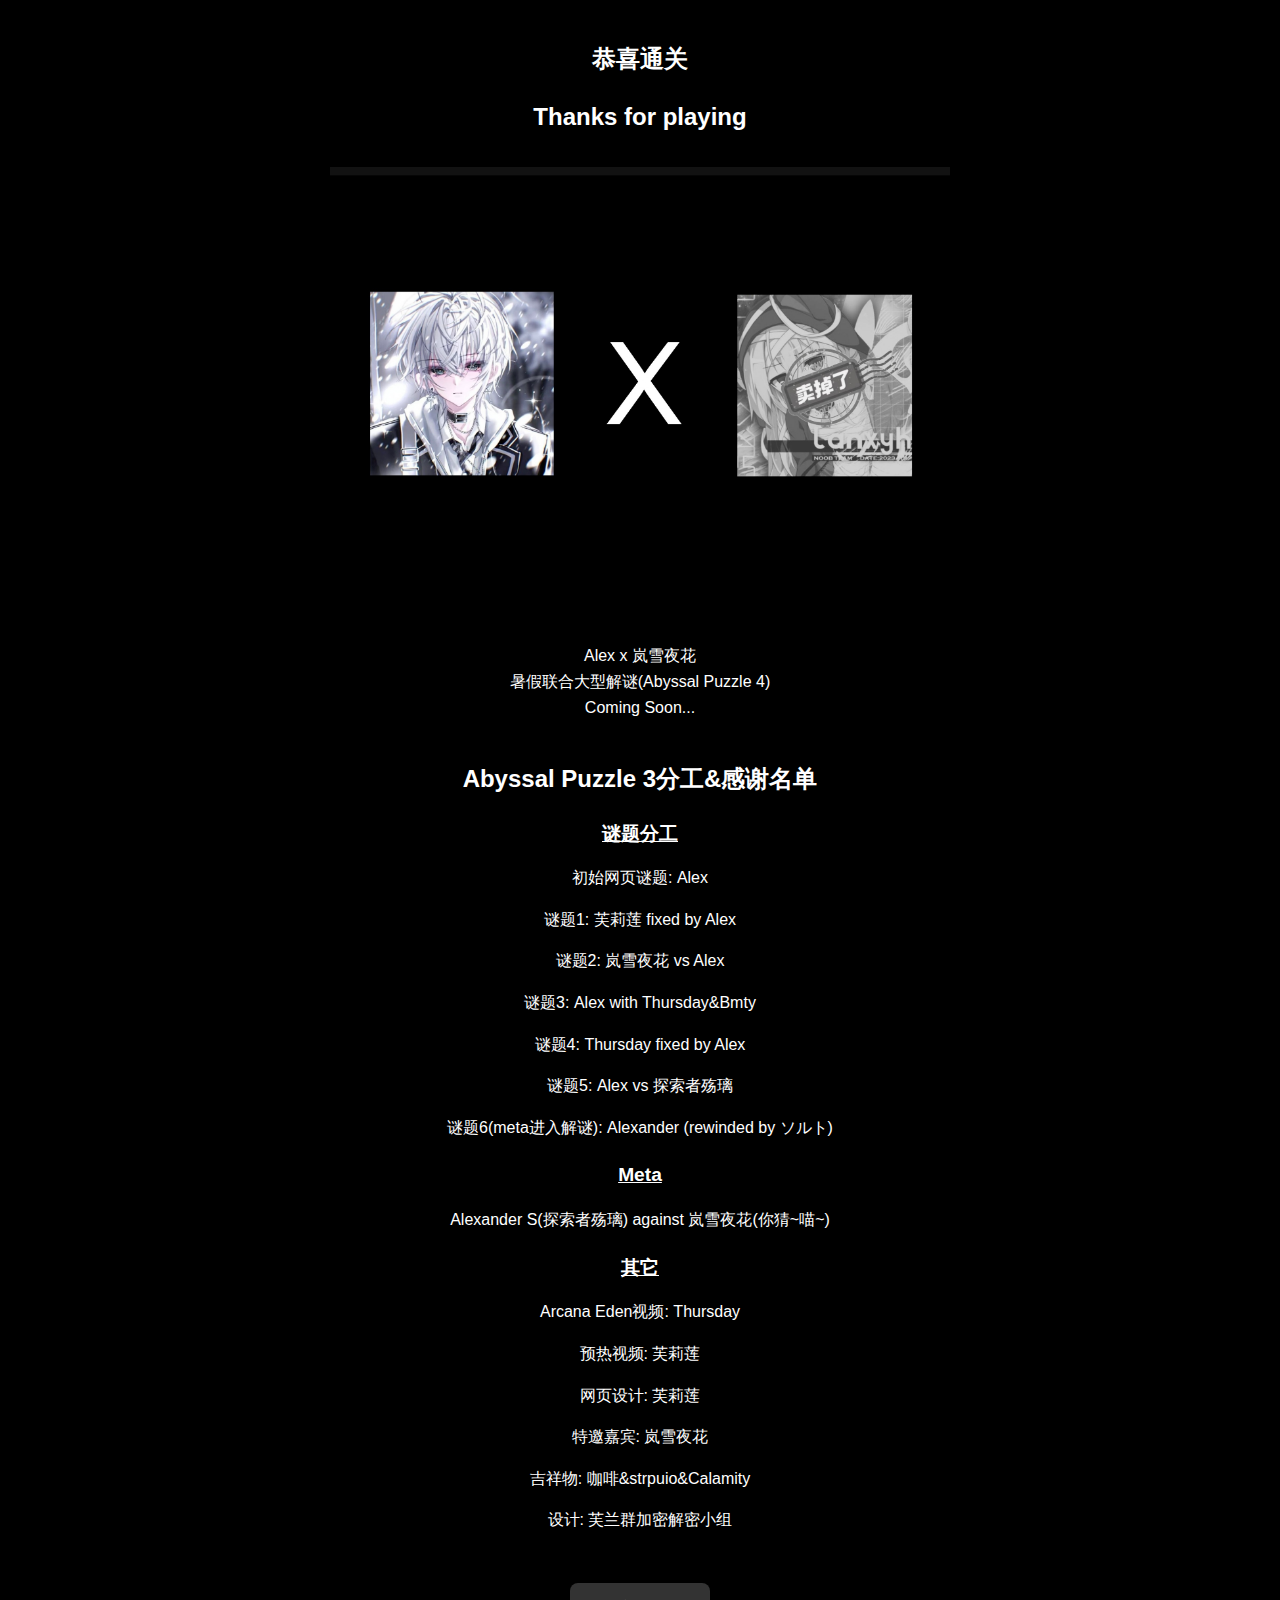
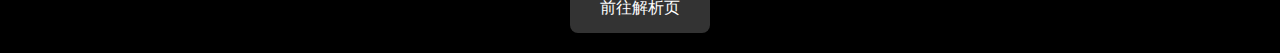
<file: three/final/index.html>
<!DOCTYPE html>
<html lang="en">
<head>
    <meta charset="UTF-8">
    <meta name="viewport" content="width=device-width, initial-scale=1.0">
    <title>Abyssal Puzzle 3 | Abyssal Puzzle Rewind</title>
    <link rel="icon" href="/favicon.ico">
    <style>
        /* 将body内的所有内容（文本、图片、行内元素等）居中 */
        /* 设置黑底白字 */
        body {
            text-align: center; /* 水平居中文本和行内/行内块元素 */
            background-color: black; /* 背景色设为黑色 */
            color: white; /* 文字颜色设为白色 */
            margin: 0; /* 移除body默认的外边距 */
            padding: 20px; /* 给内容加一些内边距 */
            font-family: sans-serif; /* 设置一个通用的字体，提高可读性 */
            line-height: 1.6; /* 增加基础行高 */
        }

        /* 设置图片样式 */
        img {
            max-width: 50%; /* 图片的最大宽度设置为其容器（body）的50% */
            height: auto; /* 高度自动，保持宽高比 */
            margin-top: 20px; /* 在图片上方添加一些空间 */
            margin-bottom: 20px; /* 在图片下方添加一些空间 */
        }

        /* 主要标题样式 */
        h2 {
            margin-bottom: 10px;
        }

        /* 感谢名单部分的容器 */
        .thanks-section {
            margin-top: 40px; /* 与上方内容增加更多间隔 */
            /* 可以根据需要添加 max-width 和 margin: 0 auto; 让感谢名单内容块不是撑满全屏，
               但在 text-align: center; 的body下，对于文字和<p>，居中效果已经很好 */
        }

        /* 感谢名单总标题样式 */
        .thanks-section h3 {
            margin-bottom: 20px; /* 在总标题下方添加空间 */
            font-size: 1.5em; /* 稍微放大标题 */
        }

        /* 感谢名单副标题样式 (如 Meta, 其它) */
        .thanks-section h4 {
            margin-top: 20px; /* 在副标题上方添加空间 */
            margin-bottom: 10px; /* 在副标题下方添加空间 */
            font-size: 1.2em; /* 副标题大小 */
            text-decoration: underline; /* 给副标题加下划线增强区分 */
        }

        /* 感谢名单每个条目的段落样式 */
        .thanks-section p {
            margin-bottom: 8px; /* 每个条目之间的小间隔 */
            /* text-align: center; 会自动继承 body 的居中 */
        }

        /* 移除最后一个条目的底部外边距，使其与下方内容（如果有）间隔更自然 */
        .thanks-section p:last-child {
            margin-bottom: 0;
        }


    </style>
</head>
<body>
    <h2>恭喜通关</h2>
    <h2>Thanks for playing</h2>

    <img src="../img/final.jpeg" alt="二人头像">

    <p>Alex x 岚雪夜花<br>暑假联合大型解谜(Abyssal Puzzle 4)<br>Coming Soon...</p>

    <!-- 添加感谢名单部分 -->
    <div class="thanks-section">
        <h3>Abyssal Puzzle 3分工&感谢名单</h3>

        <!-- 谜题分工 -->
        <h4>谜题分工</h4>
        <p>初始网页谜题: Alex</p>
        <p>谜题1: 芙莉莲 fixed by Alex</p>
        <p>谜题2: 岚雪夜花 vs Alex</p>
        <p>谜题3: Alex with Thursday&Bmty</p>
        <p>谜题4: Thursday fixed by Alex</p>
        <p>谜题5: Alex vs 探索者殇璃</p>
        <p>谜题6(meta进入解谜): Alexander (rewinded by ソルト)</p>

        <!-- Meta -->
        <h4>Meta</h4>
        <p>Alexander S(探索者殇璃) against 岚雪夜花(你猜~喵~)</p>

        <!-- 其它 -->
        <h4>其它</h4>
        <p>Arcana Eden视频: Thursday</p>
        <p>预热视频: 芙莉莲</p>
        <p>网页设计: 芙莉莲</p>
        <p>特邀嘉宾: 岚雪夜花</p>
        <p>吉祥物: 咖啡&strpuio&Calamity</p>
        <p>设计: 芙兰群加密解密小组</p>
    </div>
    <!-- 感谢名单部分结束 -->

    <!-- 前往解析页按钮 -->
    <div style="margin-top: 50px;">
        <a href="../analysis/" style="padding: 12px 30px; background-color: #333; color: white; text-decoration: none; border-radius: 8px; font-size: 16px; display: inline-block; transition: background-color 0.3s;">前往解析页</a>
    </div>

</body>
</html>
</file>
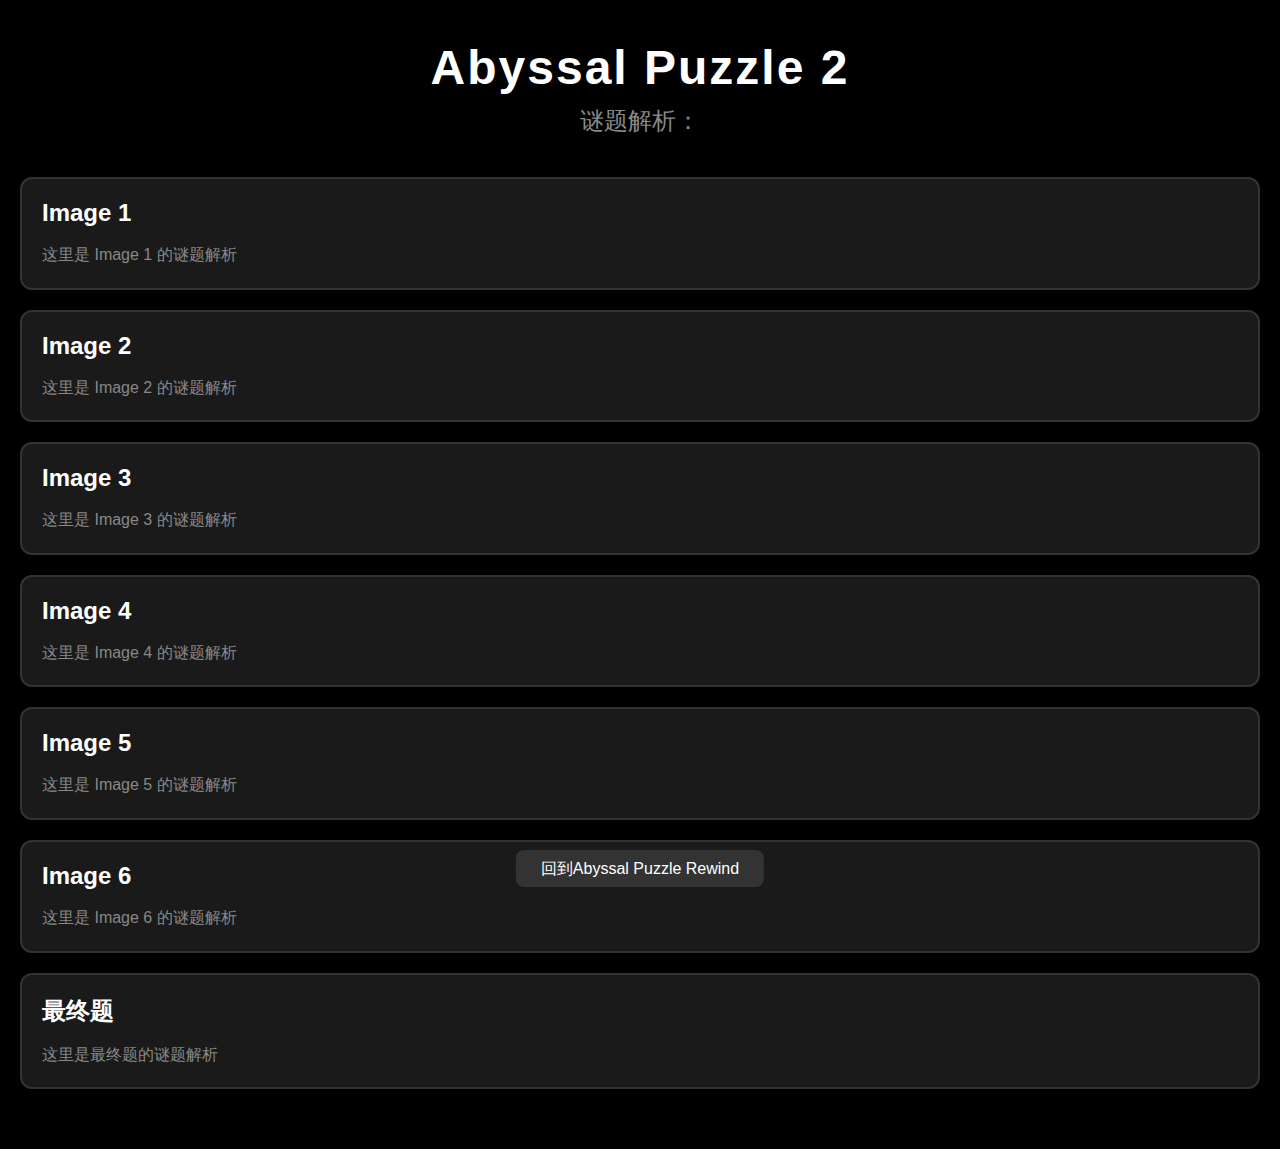
<file: two/finalpage/index.html>
<!DOCTYPE html>
<html lang="zh">
<head>
    <meta charset="UTF-8">
    <meta name="viewport" content="width=device-width, initial-scale=1.0">
    <title>Abyssal Puzzle 2 | Abyssal Puzzle Rewind</title>
    <link rel="icon" href="/favicon.ico">
    <style>
        body {
            background-color: black;
            color: white;
            font-family: sans-serif;
            padding: 40px 20px;
            margin: 0;
            min-height: 100vh;
        }
        .header {
            text-align: center;
            margin-bottom: 40px;
        }
        .header h1 {
            font-size: 48px;
            margin: 0 0 10px 0;
            letter-spacing: 2px;
        }
        .header h2 {
            font-size: 24px;
            margin: 0;
            color: #888;
            font-weight: normal;
        }
        .solutions-container {
            max-width: 100%;
            margin: 0 auto;
        }
        .solution-box {
            background-color: #1a1a1a;
            border: 2px solid #333;
            border-radius: 12px;
            padding: 20px;
            margin-bottom: 20px;
            transition: border-color 0.3s;
        }
        .solution-box:hover {
            border-color: #555;
        }
        .solution-box h3 {
            margin: 0 0 15px 0;
            font-size: 24px;
            color: #fff;
        }
        .solution-box p {
            margin: 0;
            color: #888;
            font-size: 16px;
            line-height: 1.6;
        }
        .footer {
            position: fixed;
            bottom: 20px;
            left: 50%;
            transform: translateX(-50%);
        }
        .footer a {
            padding: 10px 25px;
            background-color: #333;
            color: white;
            text-decoration: none;
            border-radius: 8px;
            font-size: 16px;
            transition: background-color 0.3s;
        }
        .footer a:hover {
            background-color: #555;
        }
    </style>
</head>
<body>
    <div class="header">
        <h1>Abyssal Puzzle 2</h1>
        <h2>谜题解析：</h2>
    </div>

    <div class="solutions-container">
        <div class="solution-box">
            <h3>Image 1</h3>
            <p>这里是 Image 1 的谜题解析</p>
        </div>
        <div class="solution-box">
            <h3>Image 2</h3>
            <p>这里是 Image 2 的谜题解析</p>
        </div>
        <div class="solution-box">
            <h3>Image 3</h3>
            <p>这里是 Image 3 的谜题解析</p>
        </div>
        <div class="solution-box">
            <h3>Image 4</h3>
            <p>这里是 Image 4 的谜题解析</p>
        </div>
        <div class="solution-box">
            <h3>Image 5</h3>
            <p>这里是 Image 5 的谜题解析</p>
        </div>
        <div class="solution-box">
            <h3>Image 6</h3>
            <p>这里是 Image 6 的谜题解析</p>
        </div>
        <div class="solution-box">
            <h3>最终题</h3>
            <p>这里是最终题的谜题解析</p>
        </div>
    </div>
    <div class="footer">
        <a href="../../">回到Abyssal Puzzle Rewind</a>
    </div>
</body>
</html>
</file>
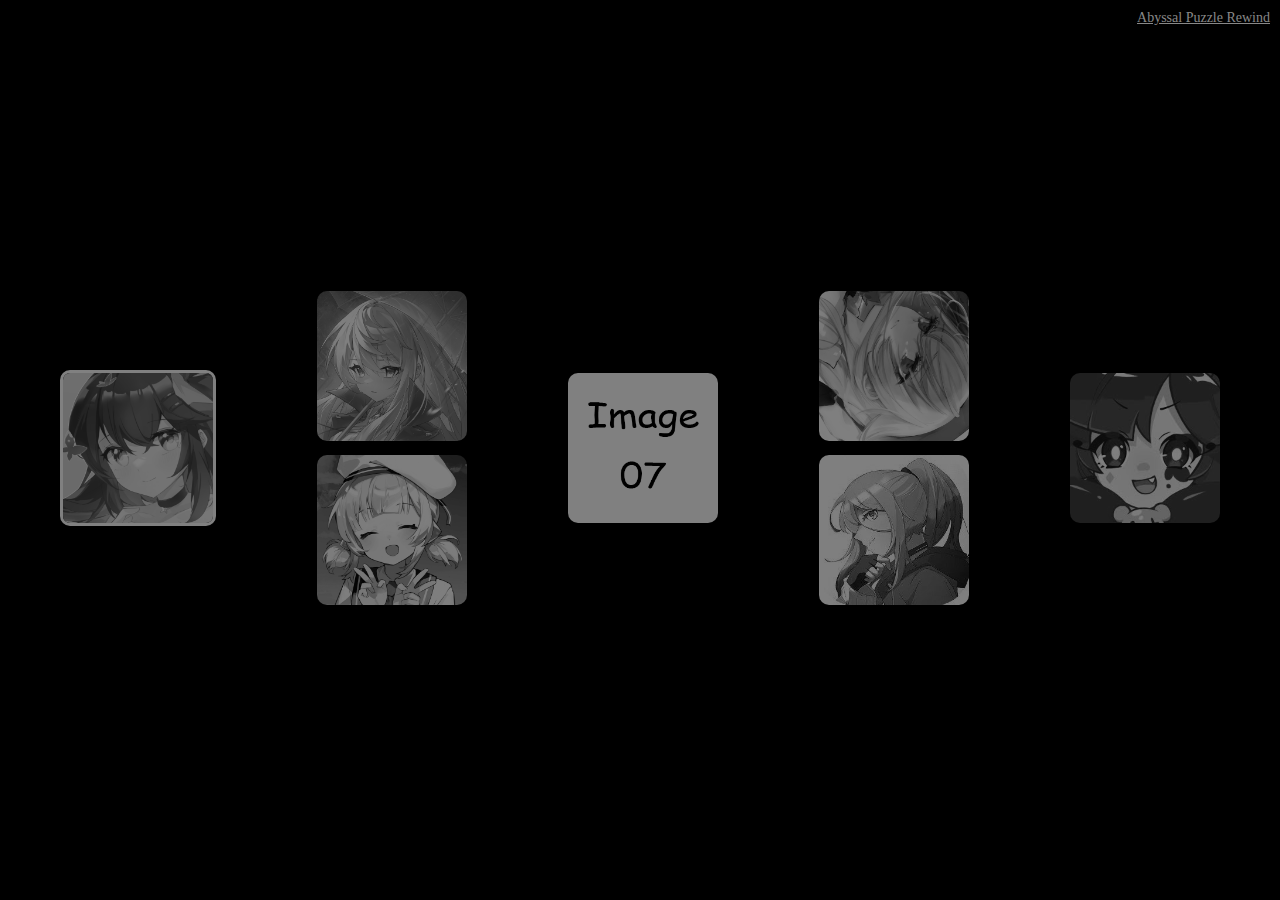
<file: two/main/index.html>
<!DOCTYPE html>
<html lang="zh">
<head>
    <meta charset="UTF-8">
    <meta name="viewport" content="width=device-width, initial-scale=1.0">
    <title>Abyssal Puzzle 2 | Abyssal Puzzle Rewind</title>
    <link rel="icon" href="/favicon.ico">
    <style>
        body {
            background-color: black;
            background-size: contain;
            background-repeat: no-repeat;
            margin: 0;
            height: 100vh;
            overflow: hidden;
        }
        .container {
            display: flex;
            justify-content: space-around;
            align-items: center;
            height: 100%;
            padding: 10px;
            box-sizing: border-box;
        }
        .left-group {
            display: flex;
            flex-direction: column;
            gap: 10px;
        }
        .right-group {
            display: flex;
            flex-direction: column;
            gap: 10px;
        }
        .image-wrapper {
            position: relative;
            display: inline-block;
            z-index: 1;
        }
        .middle-image, .side-image {
            width: 150px;
            height: 150px;
            cursor: pointer;
            transition: filter 0.3s ease;
            border-radius: 10px;
        }
        .grayscale {
            filter: grayscale(100%) opacity(0.5);
        }
        .highlight {
            border: 3px solid white;
            border-radius: 10px;
        }
        .overlay {
            position: fixed;
            top: 50%;
            left: 50%;
            transform: translate(-50%, -50%);
            width: 600px;
            max-height: 500px;
            background-color: rgba(0, 0, 0, 0.95);
            color: white;
            display: flex;
            flex-direction: column;
            justify-content: flex-start;
            align-items: center;
            opacity: 0;
            transition: opacity 0.3s ease;
            pointer-events: none;
            z-index: 1000;
            visibility: hidden;
            padding: 20px;
            font-size: 16px;
            line-height: 1.6;
            text-align: center;
            overflow: hidden;
            border: 2px solid white;
            border-radius: 12px;
            box-shadow: 0 4px 20px rgba(0, 0, 0, 0.5);
        }

        .overlay-content {
            overflow-y: auto;
            overflow-x: hidden;
            width: 100%;
            padding-right: 5px;
            position: relative;
            z-index: 1;
        }

        .overlay p{
            font-size: 16px;
            line-height: 1.6;
            margin: 10px 0;
            text-align: left;
        }

        .overlay h6{
            font-size: 14px;
            line-height: 1.5;
            margin: 10px 0;
        }
        .unlocked {
            filter: blur(0px);
            cursor: default;
        }
        .unlocked .overlay {
            display: none;
        }
        .image-wrapper.active .overlay {
            opacity: 1;
            visibility: visible;
            pointer-events: auto;
        }
        .image-wrapper.active {
            z-index: 100;
        }
        .overlay input {
            width: 80%;
            padding: 12px;
            margin: 10px 0;
            font-size: 16px;
            border: 2px solid #444;
            border-radius: 5px;
            background-color: #222;
            color: white;
            outline: none;
        }
        .overlay input:focus {
            border-color: #666;
        }
        .overlay button {
            padding: 12px 30px;
            margin: 10px 0;
            font-size: 16px;
            background-color: #444;
            color: white;
            border: none;
            border-radius: 5px;
            cursor: pointer;
            transition: background-color 0.3s;
        }
        .overlay button:hover {
            background-color: #666;
        }
        .close-btn {
            position: absolute;
            top: 8px;
            right: 8px;
            width: 20px;
            height: 20px;
            font-size: 16px;
            color: white;
            cursor: pointer;
            background: none;
            border: 1px solid white;
            border-radius: 3px;
            padding: 0;
            margin: 0;
            line-height: 18px;
            text-align: center;
            z-index: 10;
            display: flex;
            align-items: center;
            justify-content: center;
        }
        .close-btn:hover {
            background-color: rgba(255, 255, 255, 0.2);
        }
    </style>
</head>
<body>
    <a href="/two/finalpage" target="_blank" style="position: absolute; top: 10px; right: 10px; color: #888; text-decoration: underline; font-size: 14px; z-index: 10;">Abyssal Puzzle Rewind</a>
    <div id="message" style="position: fixed; top: 20px; left: 50%; transform: translateX(-50%); color: #ff4444; font-size: 18px; font-weight: bold; z-index: 2000; display: none; text-shadow: 0 0 5px rgba(0,0,0,0.5);"></div>

    <div class="container">
        <div class="image-wrapper" id="image1">
            <img src="/two/L1.png" alt="图片1" class="middle-image grayscale" onclick="toggleOverlay('image1')">
            <div class="overlay">
                <button class="close-btn" onclick="closeOverlay('image1')">&times;</button>
                <div class="overlay-content">
                    <p>镌刻法则:
                        •像素塔不断崩溃,两人手牵手走向最终的结局.
                    </p>
                    <p>(1)
                        "neumac hignu"
                        情杀，枪杀，早夭
                        看那粉色宝石在月下闪烁着光芒。
                        你是谁？
                    </p>
                    <p>
                        (2)
                        找到她所在的位置,向下走一层,进入那一层所代表的章节,寻找前往上方其他章节的隐藏入口,入口的那段旋律便为答案.
                    </p>
                    <h6>注：如果有单词的话首字母请大写</h6>
                    <input type="text" placeholder="输入密钥" id="password-image1" onkeypress="handleKeyPress(event, 'image1')">
                    <button onclick="unlockImage('image1')">解锁</button>
                </div>
            </div>
        </div>

        <div class="left-group">
            <div class="image-wrapper" id="image3">
                <img src="/two/L3.png" alt="图片3" class="side-image grayscale" onclick="toggleOverlay('image3')">
                <div class="overlay">
                    <button class="close-btn" onclick="closeOverlay('image3')">&times;</button>
                    <div class="overlay-content">
                        <p>镌刻法则:
                            •倾盆大雨落下,淋到雨的人们再也没有醒来.雨丝串联起来的不只是事物,更是情感.
                        </p>
                        <p>(1)
                            水波般荡漾,年轮般稠密.用雨丝将线索连起,便可找到答案.
                            •👁🌧💃👍🖱
                            •🔎💀🖱👍✳️
                            •👁🌧💃
                        </p>
                        <p>(2)
                            Inverted World.
                        </p>
                        <h6>注：若有字母请大写</h6>
                        <input type="text" placeholder="输入密钥" id="password-image3" onkeypress="handleKeyPress(event, 'image3')">
                        <button onclick="unlockImage('image3')">解锁</button>
                    </div>
                </div>
            </div>
            <div class="image-wrapper" id="image2">
                <img src="/two/L2.png" alt="图片2" class="side-image grayscale" onclick="toggleOverlay('image2')">
                <div class="overlay">
                    <button class="close-btn" onclick="closeOverlay('image2')">&times;</button>
                    <div class="overlay-content">
                        <p>镌刻法则:
                            一切的开端,是如此悄无声息
                            音轨跃动,旋律交织.缤纷音乐之旅即将启程.
                        </p>
                        <p>(1)
                            •寻找到故事启程时最初的旋律,它并未枯萎,只是转化为了缩写,变成了一把钥匙.
                            •(锁),天穹水蓝犹如静海,(乱码),像素塔历242年的尾声,一切都好似梦境.
                            •镌刻法则暂时破碎,用那把钥匙在另一个时空打开那把锁.
                            你便能寻找到对应的那个旋律.
                        </p>
                        <p>(2)
                            •镌刻法则彻底破碎,前往另一侧的时空,找到星白去过的的另一处对应地,向右移动直至寻找到阿古亚星灾难所在地.
                        </p>
                        <p>(3)
                            突破自我,找到那旋律速度的极限.
                        </p>
                        <input type="text" placeholder="输入密钥" id="password-image2" onkeypress="handleKeyPress(event, 'image2')">
                        <button onclick="unlockImage('image2')">解锁</button>
                    </div>
                </div>
            </div>
        </div>

        <div class="image-wrapper" id="image7">
            <img src="/two/middle.png" alt="图片7" class="middle-image grayscale" onclick="toggleOverlay('image7')">
            <div class="overlay">
                <button class="close-btn" onclick="closeOverlay('image7')">&times;</button>
                <div class="overlay-content">
                    <p>镌刻法则:
                        •你所仰仗的一切,都将灰飞烟灭.这一点,|绝对|无误.
                    </p>
                    <p>[旋律]Meta核心:
                        曲师:(1)
                        难度:(2)
                        谱师:?
                        音乐游戏:(3)
                    </p>
                    <p>(1)
                        蝴蝶之梦,寻找破茧的回忆.
                    </p>
                    <p>(2)
                        Time:古往今来,而今而后,亘古不变,时间,超乎你的想象....
                        Answer=[Time]-20
                    </p>
                    <p>(3)
                        一切旋律的瑕疵都将会被它所修复.他就是属于律动星所有人的异想之物.
                    </p>
                    <p>
                        若有符号请使用英文符号，符号左右不需要空格
                    </p>
                    <input type="text" placeholder="输入密钥" id="password-image7" onkeypress="handleKeyPress(event, 'image7')">
                    <button onclick="unlockImage('image7')">解锁</button>
                </div>
            </div>
        </div>

        <div class="right-group">
            <div class="image-wrapper" id="image5">
                        <img src="/two/R1.png" alt="图片5" class="side-image grayscale" onclick="toggleOverlay('image5')">
                        <div class="overlay">
                            <button class="close-btn" onclick="closeOverlay('image5')">&times;</button>
                            <div class="overlay-content">
                                <p>镌刻法则:
                                        •一缕和谐的光芒,正与那音乐纷争交错的失落世界中等候着你.
                                        tsoqalvmuyc
                                        那天,腥红色的血月升起,为这片大地笼罩上了诡异的色彩.它改变了大家,改变了世界.
                                    </p>
                                    <p>(1)
                                        •花束落下,璀璨的蓝宝石闪闪发光,那是独属于她的加冕礼
                                        •她露出了洁白的手臂,原本的些小亮光化为大量繁星,哭泣的左眼变得红润
                                        •摘下那顶帽子,紫色的长裙在微风中摆动,故事的结局由此改写.
                                        •六芒星是他们准确无误的和.
                                    </p>
                                    <p>(2)
                                        月满之时,她们的强大到达了顶点.
                                        "0"=48
                                        <F S O>
                                        •六芒星+59 g "7"
                                        •s 六芒星+49 K
                                        找到她们的小家.
                                    </p>
                                    <p>(3)
                                        找到那个小家故事开始的那天,让悲剧不再发生,归为是与否的终止.
                                        找到那把钥匙,时空流转,镌刻法则破碎,她所在的地方,在你的下一个目的地.找到她,念出她所站立的地方.
                                    </p>
                                    <h6>注：若有单词开头请大写</h6>
                                    <input type="text" placeholder="输入密钥" id="password-image5" onkeypress="handleKeyPress(event, 'image5')">
                                    <button onclick="unlockImage('image5')">解锁</button>
                                </div>
                            </div>
                        </div><div class="image-wrapper" id="image6">
            <img src="/two/R2.png" alt="图片6" class="side-image grayscale" onclick="toggleOverlay('image6')">
            <div class="overlay">
                <button class="close-btn" onclick="closeOverlay('image6')">&times;</button>
                <div class="overlay-content">
                    <p>镌刻法则:
                            •棋盘上的交锋,永夜城的黎明,穿过迷宫,光与暗交织在故事的始与末.
                        </p>
                        <p>(1)
                            •特殊的箱庭轮回,找到为她铺展画卷的人.带着那个人回到上一层的时空,在回忆档案馆里找到那个人的<2 16 13>.
                            •带着那个人的(<2 16 13>+17)前往迷宫找到影子.
                        </p>
                        <p>(2)
                            影子左边刻着谜题:
                            Purple+Green-Orange=x
                            x++
                        </p>
                        <p>(3)
                            在CPx中的red里,你会找到突破时空的答案.
                        </p>
                        <input type="text" placeholder="输入密钥" id="password-image6" onkeypress="handleKeyPress(event, 'image6')">
                        <button onclick="unlockImage('image6')">解锁</button>
                    </div>
                </div>
            </div>
        </div>

        <div class="image-wrapper" id="image4">
            <img src="/two/R3.png" alt="图片4" class="middle-image grayscale" onclick="toggleOverlay('image4')">
            <div class="overlay">
                <button class="close-btn" onclick="closeOverlay('image4')">&times;</button>
                <div class="overlay-content">
                    <p>镌刻法则:
                        •往事重现,一群少女在跑道上披荆斩棘,冲向故事的彼岸.
                    </p>
                    <p>(1)
                        她,
                        •曲折的命运重演,黑白相间的字幕预示着命运的终结.
                        •从拉可弥拉的序列开始衰减,直到1为尽头.
                        •穿透时空的人声,被历史铭记.
                    </p>
                    <p>(2)
                        她蒙上历史的尘埃,却有新生为他致敬
                        •BOF:14 20
                        找到为他致敬的新生.
                    </p>
                    <p>(3)
                        •隐藏于幽冥之中的难度乍现,念出它的名字,便可破除时空障碍.
                    </p>
                    <input type="text" placeholder="输入密钥" id="password-image4" onkeypress="handleKeyPress(event, 'image4')">
                    <button onclick="unlockImage('image4')">解锁</button>
                </div>
            </div>
        </div>
    </div>

    <script>
        let encryptedKeysData; 

        fetch('/two/keys.json')
            .then(response => response.json()) 
            .then(data => {
                encryptedKeysData = data.imageKeys; 
                init(); 
            })
            .catch(error => console.error('加载 keys.json 出错:', error)); // 错误处理

        function init() { // 初始化函数，在密钥加载完成后调用
            const unlockOrder = ['image1', 'image2', 'image3', 'image4', 'image5', 'image6', 'image7'];
            let currentStep = 0;

            function showMessage(text) {
                const msg = document.getElementById('message');
                msg.textContent = text;
                msg.style.display = 'block';
                setTimeout(() => {
                    msg.style.display = 'none';
                }, 2000);
            }

            function toggleOverlay(imageId) {
                const wrapper = document.getElementById(imageId);
                const overlay = wrapper.querySelector('.overlay');

                if (wrapper.classList.contains('unlocked') || unlockOrder[currentStep] === imageId) {
                    if (wrapper.classList.contains('active')) {
                        // 关闭时使用淡出动画
                        overlay.style.opacity = '0';
                        overlay.style.visibility = 'hidden';
                        wrapper.classList.remove('active');
                    } else {
                        // 打开时使用淡入动画
                        wrapper.classList.add('active');
                        overlay.style.opacity = '1';
                        overlay.style.visibility = 'visible';
                        const input = wrapper.querySelector('input');
                        input && input.focus();
                    }
                } else {
                    showMessage(`请先解锁图像：${unlockOrder[currentStep]}`);
                }
            }

            function unlockImage(imageId) {
                const input = document.getElementById(`password-${imageId}`);
                const enteredKey = input.value;
                const correctKey = encryptedKeysData[imageId]; // 从加载的 JSON 数据中获取密钥

                if (imageId === unlockOrder[currentStep]) {
                  if (enteredKey === correctKey) {
                        const wrapper = document.getElementById(imageId);
                        input.style.borderColor = '#4CAF50';
                        input.style.backgroundColor = '#1a5f20';
                        input.value = '密钥正确';
                        input.disabled = true;
                        setTimeout(() => {
                            wrapper.classList.add('unlocked');
                            const overlay = wrapper.querySelector('.overlay');
                            overlay.style.opacity = '0';
                            overlay.style.visibility = 'hidden';
                            wrapper.classList.remove('active');
                            currentStep++;
                            input.disabled = false;
                            input.value = '';
                            input.style.borderColor = '#444';
                            input.style.backgroundColor = '#222';
                            updateImageStates();
                            if (imageId === 'image7') {
                                window.location.href = '/two/newpage';
                            }
                        }, 500);
                    } else {
                        input.style.borderColor = '#f44336';
                        input.style.backgroundColor = '#5f1a1a';
                        input.value = '密钥错误';
                        setTimeout(() => {
                            input.value = '';
                            input.style.borderColor = '#444';
                            input.style.backgroundColor = '#222';
                        }, 1000);
                    }
                }
            }

            function updateImageStates() {
                unlockOrder.forEach((imageId, index) => {
                    const imageWrapper = document.getElementById(imageId);
                    const image = imageWrapper.querySelector('img');
                    if (index < currentStep) {
                        image.classList.remove('grayscale');
                        image.classList.remove('highlight');
                    } else if (index === currentStep) {
                        image.classList.add('grayscale');
                        image.classList.add('highlight');
                    } else {
                        image.classList.add('grayscale');
                        image.classList.remove('highlight');
                    }
                });
            }

            updateImageStates();

            function handleKeyPress(event, imageId) {
                if (event.key === 'Enter') {
                    unlockImage(imageId);
                }
            }

            function closeOverlay(imageId) {
                const wrapper = document.getElementById(imageId);
                const overlay = wrapper.querySelector('.overlay');
                overlay.style.opacity = '0';
                overlay.style.visibility = 'hidden';
                wrapper.classList.remove('active');
            }

            // 绑定函数到全局作用域，以便在 HTML 中调用
            window.toggleOverlay = toggleOverlay;
            window.unlockImage = unlockImage;
            window.handleKeyPress = handleKeyPress;
            window.closeOverlay = closeOverlay;
        }

    </script>
</body>
</html>
</file>
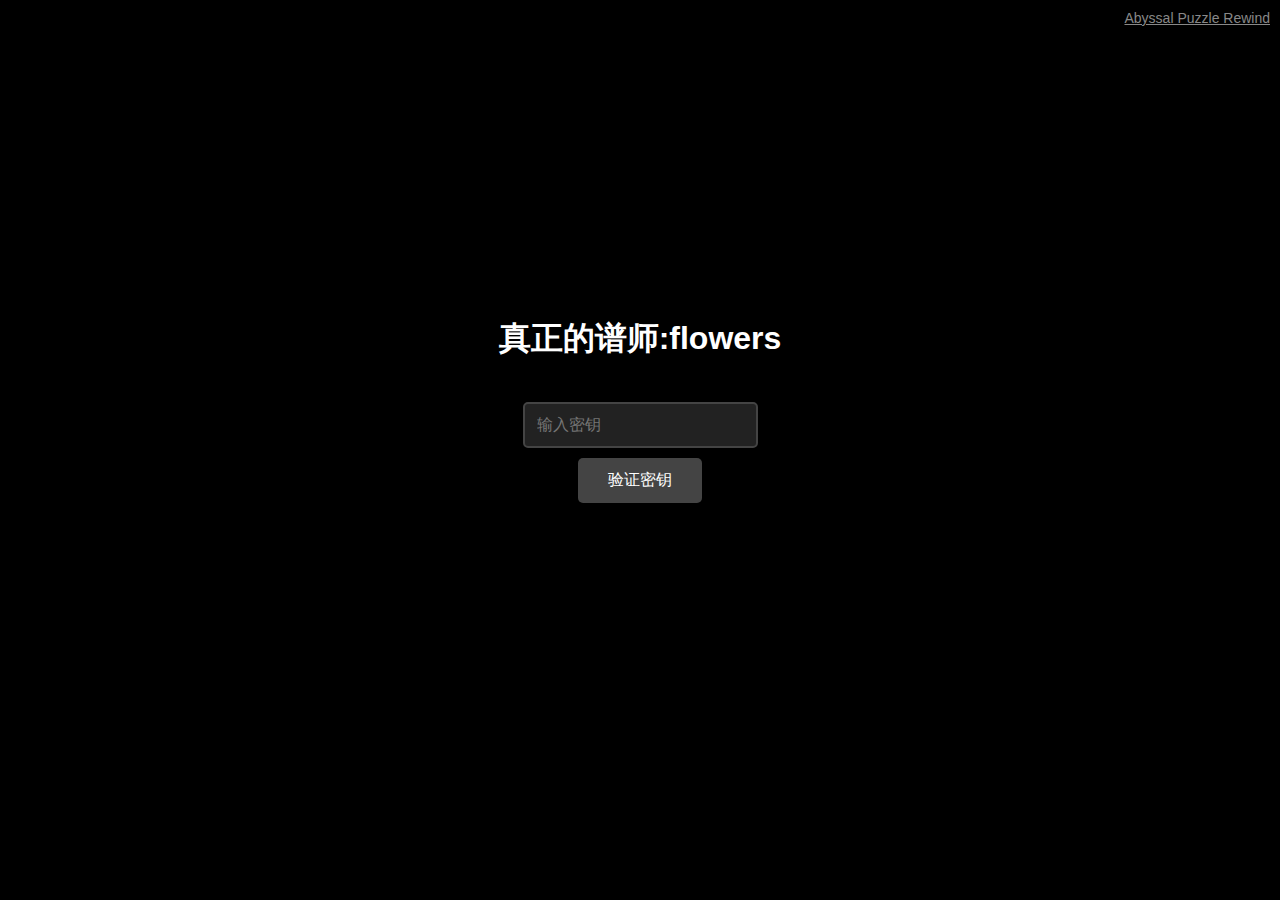
<file: two/newpage/index.html>
<!DOCTYPE html>
<html lang="zh">
<head>
    <meta charset="UTF-8">
    <meta name="viewport" content="width=device-width, initial-scale=1.0">
    <title>Abyssal Puzzle 2 | Abyssal Puzzle Rewind</title>
    <link rel="icon" href="/favicon.ico">
    <style>
        body {
            background-color: black;
            color: white;
            font-family: sans-serif;
            display: flex;
            flex-direction: column;
            align-items: center;
            justify-content: center;
            height: 100vh;
            margin: 0;
        }
        input[type="text"] {
            background-color: #222;
            color: white;
            border: 2px solid #444;
            padding: 12px;
            margin-top: 20px;
            font-size: 16px;
            border-radius: 5px;
            outline: none;
            transition: border-color 0.3s, background-color 0.3s;
        }
        input[type="text"]:focus {
            border-color: #666;
        }
        button {
            padding: 12px 30px;
            margin: 10px 0;
            font-size: 16px;
            background-color: #444;
            color: white;
            border: none;
            border-radius: 5px;
            cursor: pointer;
            transition: background-color 0.3s;
        }
        button:hover {
            background-color: #666;
        }
        #final-message {
            visibility: hidden;
            text-align: center;
            margin-top: 20px;
        }
        #final-message p {
            margin: 10px 0;
        }
    </style>
</head>
<body>
    <a href="/two/finalpage" target="_blank" style="position: absolute; top: 10px; right: 10px; color: #888; text-decoration: underline; font-size: 14px; z-index: 10;">Abyssal Puzzle Rewind</a>
    <h1>真正的谱师:flowers</h1>
    <input type="text" placeholder="输入密钥" id="final-password">
    <button onclick="checkFinalPassword()">验证密钥</button>
    <div id="final-message">
        <p>恭喜你，密钥正确！</p>
        <p>这就是解谜的结尾了，感谢你能玩到这</p>
    </div>

    <script src="/two/newpage/newpage.js"></script>
</body>
</html>
</file>
